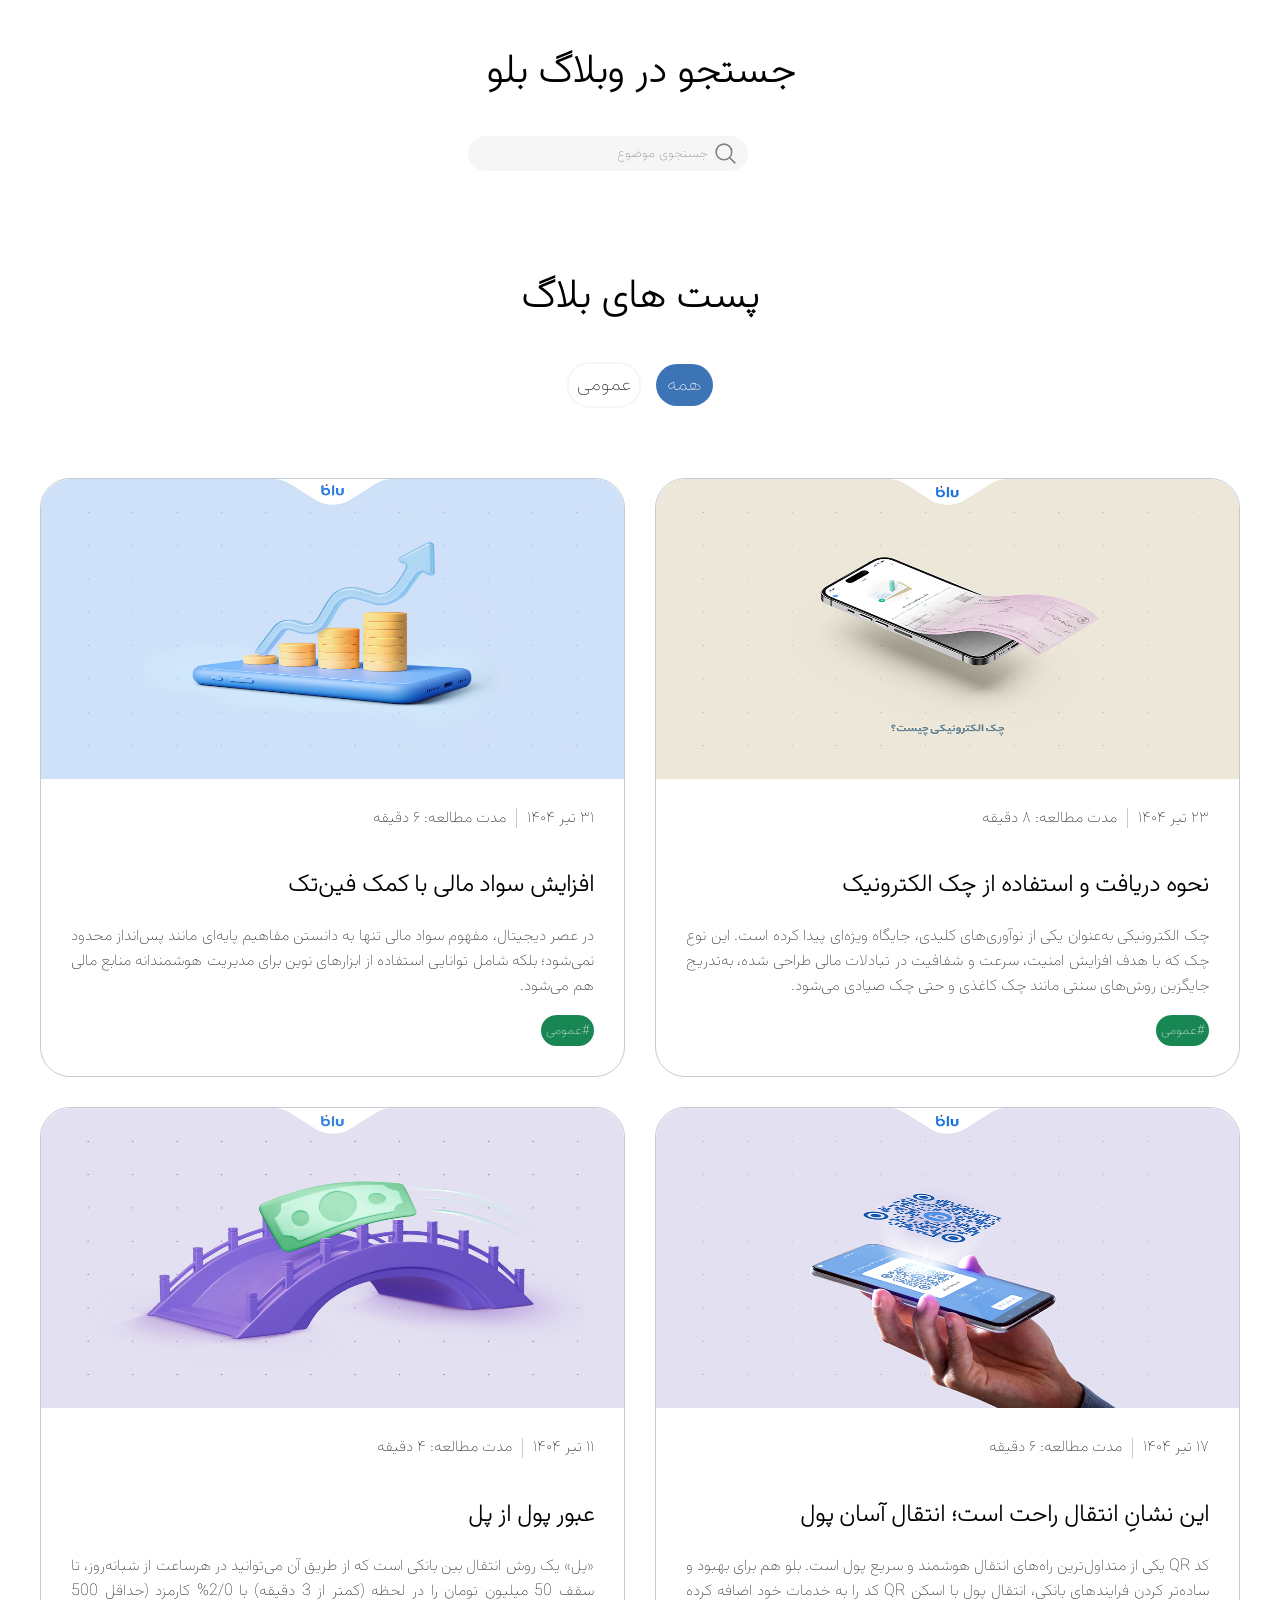
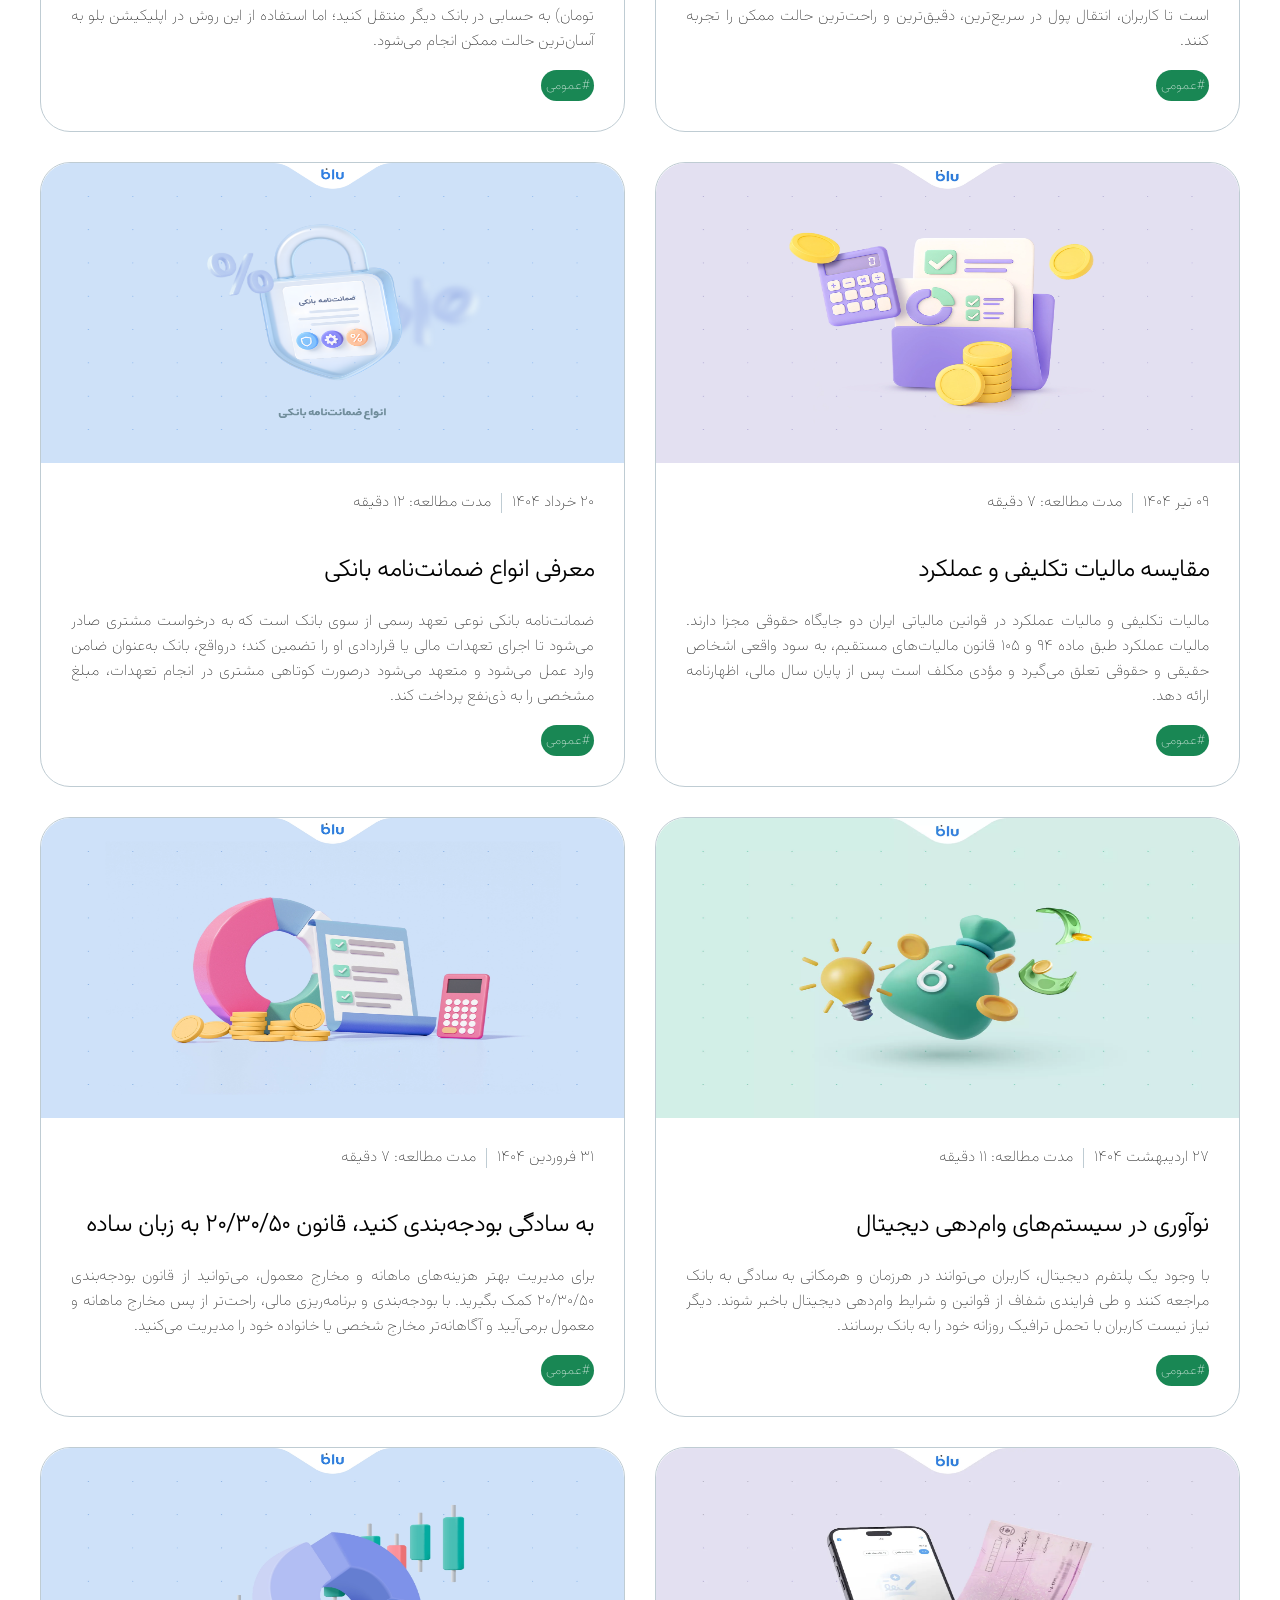
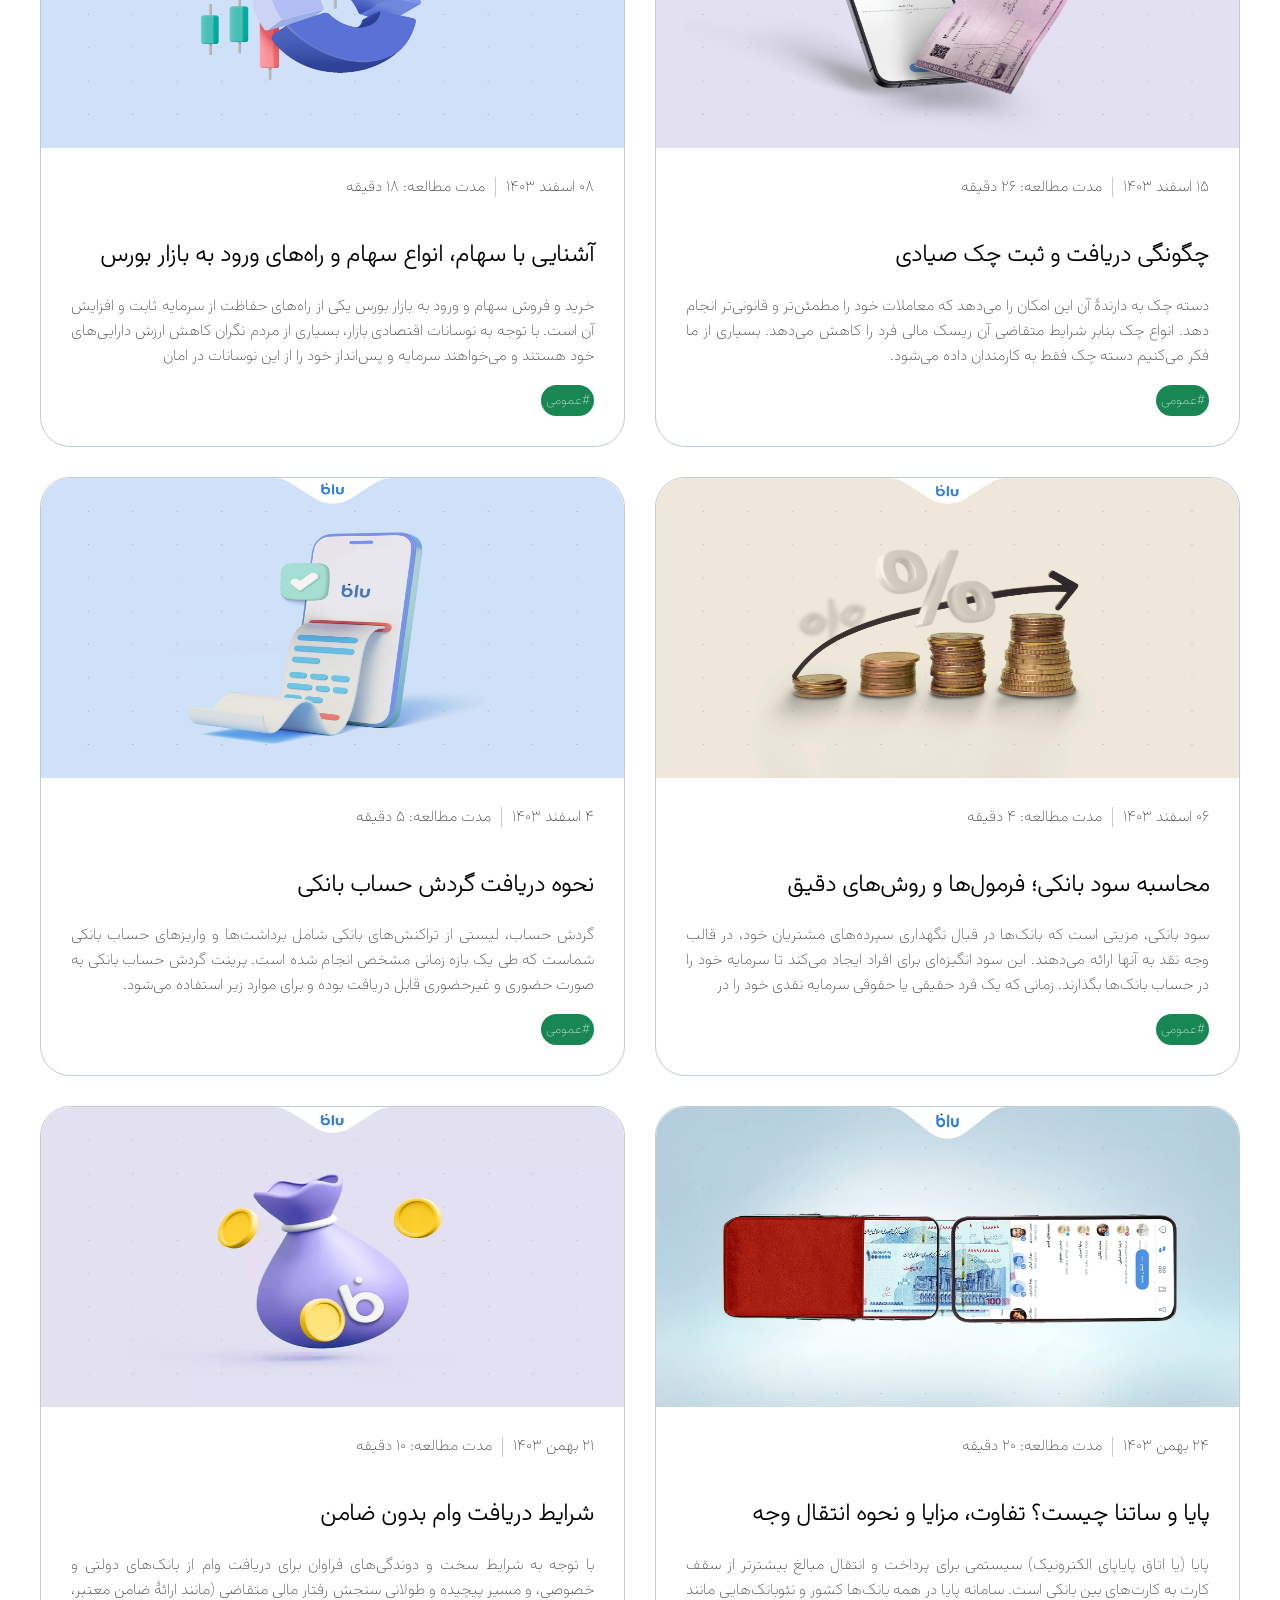
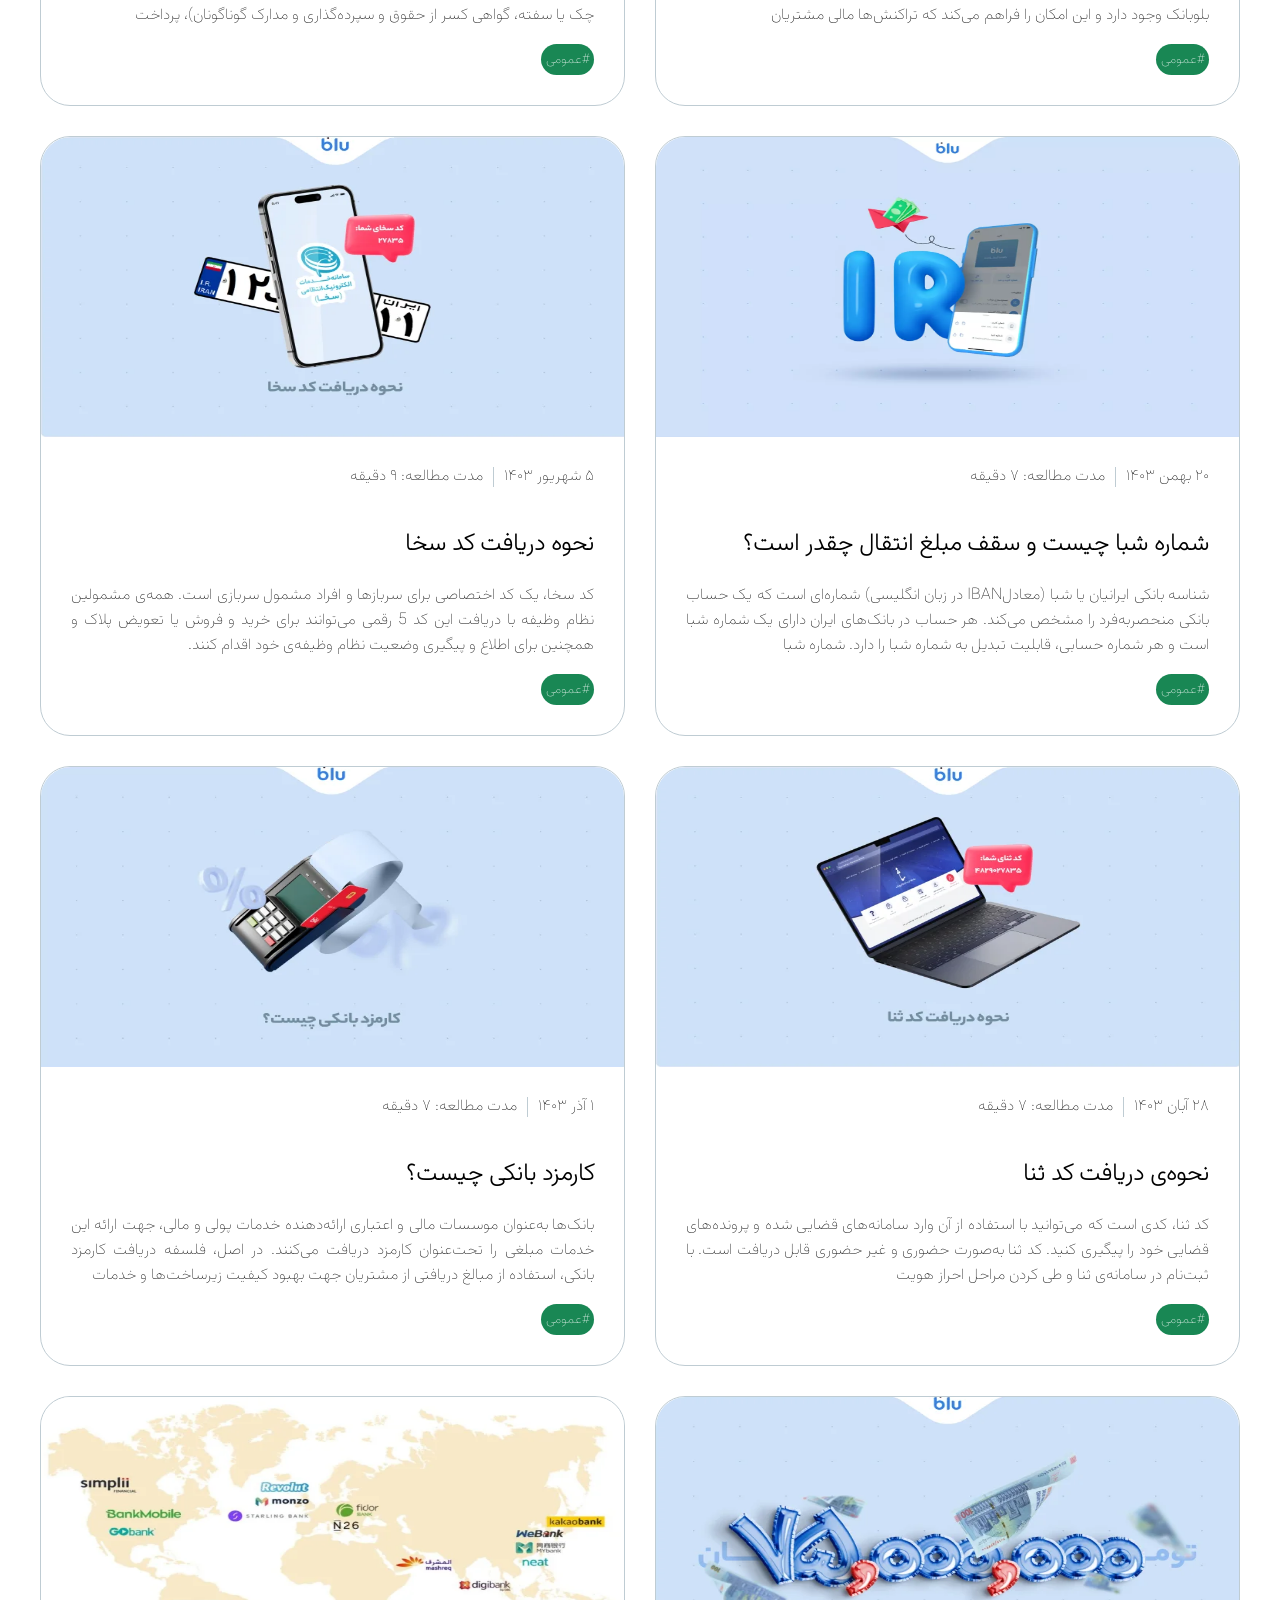
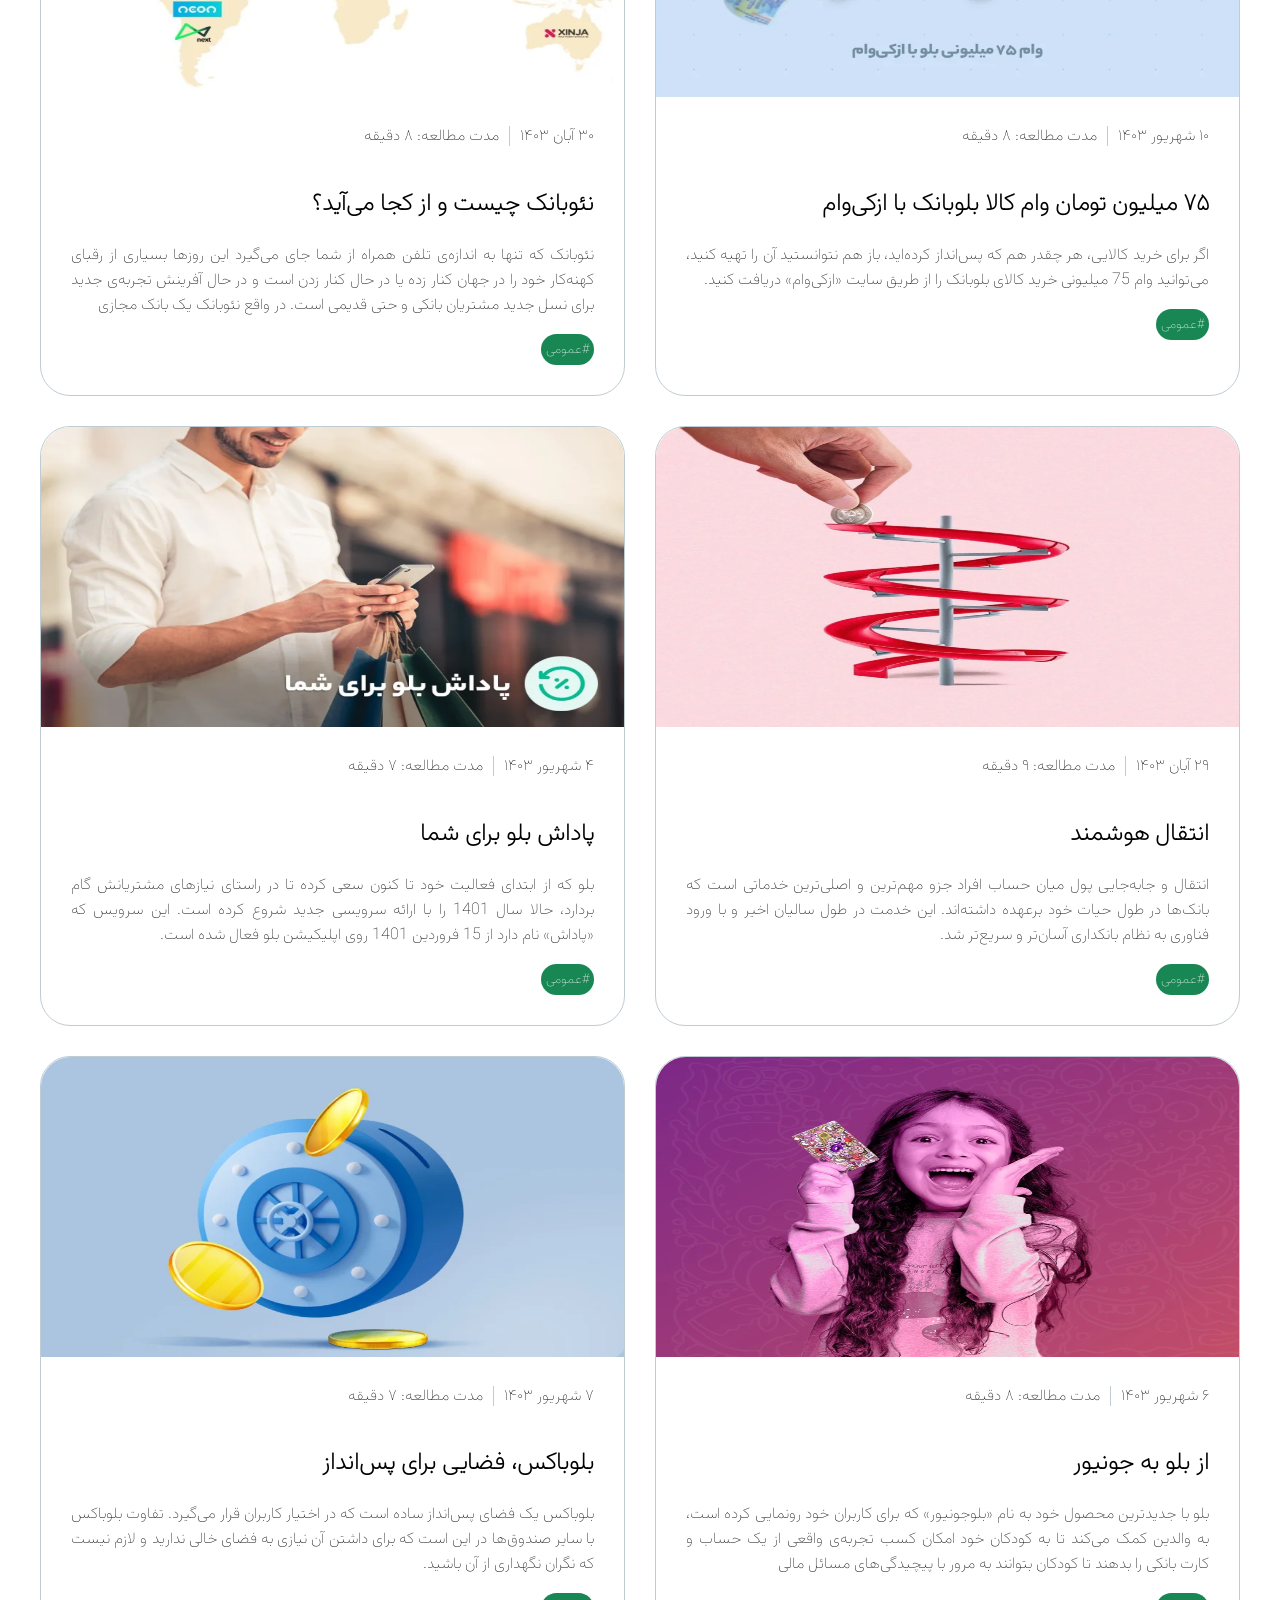
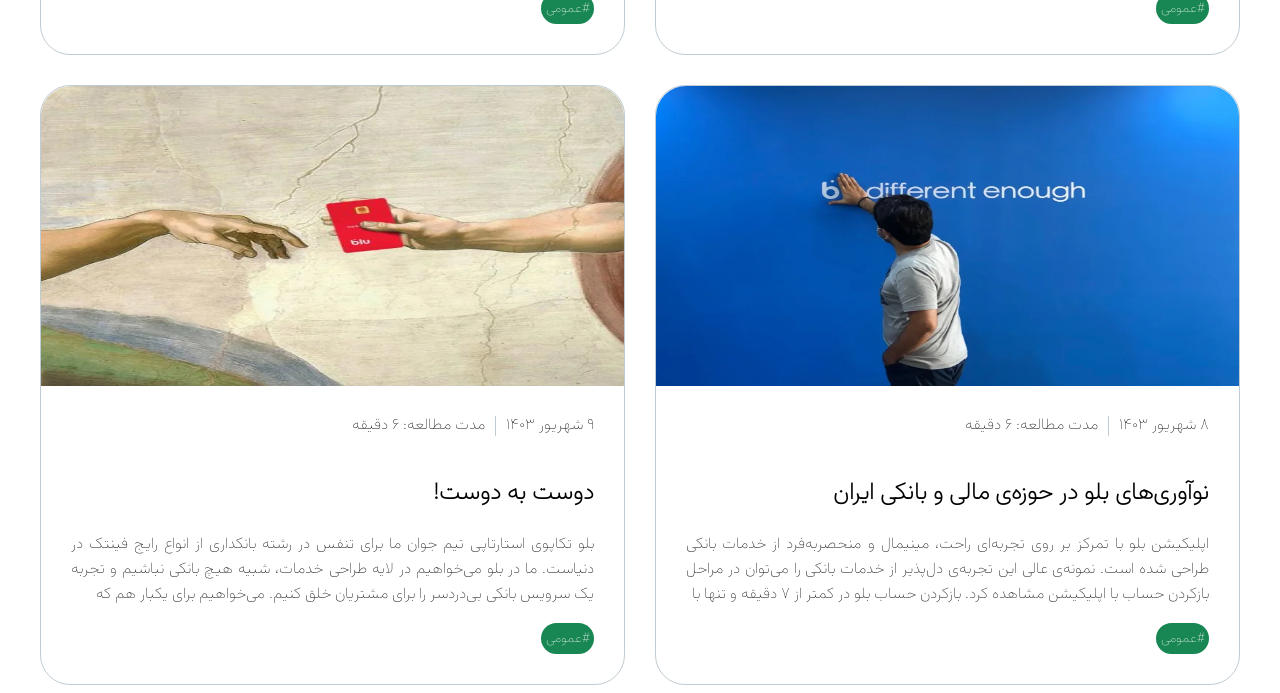
<file: index.html>
<!DOCTYPE html>
<html lang="fa" dir="rtl">

<head>
    <meta charset="UTF-8">
    <meta name="viewport" content="width=device-width, initial-scale=1.0">
    <link rel="shortcut icon" href="./assets/image/icon/blubank.png" type="image/x-icon">
    <title>
        بلاگ بلو بانک
    </title>
    <link rel="stylesheet" href="./style.css">
</head>

<body>
    <!-- main sections -->
    <main class="container">
        <!-- section 1 -->
        <section class="hero-section ">
            <div class="caption-section ">
                <h1>جستجو در وبلاگ بلو </h1>
                <form class="direction-icon">
                    <div class="svg-icon">
                        <svg xmlns="http://www.w3.org/2000/svg" fill="none" viewBox="0 0 24 24" stroke-width="1.5"
                            stroke="currentColor" class="search-icon">
                            <path stroke-linecap="round" stroke-linejoin="round"
                                d="m21 21-5.197-5.197m0 0A7.5 7.5 0 1 0 5.196 5.196a7.5 7.5 0 0 0 10.607 10.607Z" />
                        </svg>
                    </div>
                    <input placeholder="جستجوی موضوع" type="search" name="search-input" id="search-input"
                        class="search-section">
                </form>
                <h1 class="title-section">پست های بلاگ</h1>
                <div class="caption-button">
                    <a href=""><button class="cbutton-1">همه</button></a>
                    <a href=""><button class="cbutton-2">عمومی</button></a>
                </div>
            </div>
        </section>
        <!-- section 2 -->
        <section class="cards">
            <div class="cards-item">
                <div>
                    <img src="./assets/image/blu-blog-electronic-check.webp" alt="checkbook" class="img-section">
                </div>
                <div class="text-card">
                    <div class="flex-item">
                        <p>۲۳ تیر ۱۴۰۴</p>
                        <div class="line"></div>
                        <p>مدت مطالعه: ۸ دقیقه</p>
                    </div>
                    <h2>نحوه دریافت و استفاده از چک الکترونیک</h2>
                    <p> چک الکترونیکی به‌عنوان یکی از نوآوری‌های کلیدی،
                        جایگاه ویژه‌ای پیدا کرده است.
                        این نوع چک که با هدف افزایش امنیت، سرعت و شفافیت در تبادلات مالی طراحی شده، به‌تدریج جایگزین
                        روش‌های
                        سنتی مانند چک کاغذی و حتی چک صیادی می‌شود.
                    </p>
                    <a href=""><button class="button-card">#عمومی</button></a>
                </div>
            </div>
            <div class="cards-item">
                <div>
                    <img src="./assets/image/blu-blog-increase-profit.webp" alt="increase-profit" class="img-section">
                </div>
                <div class="text-card">
                    <div class="flex-item">
                        <p>۳۱ تیر ۱۴۰۴</p>
                        <div class="line"></div>
                        <p>مدت مطالعه: ۶ دقیقه</p>
                    </div>
                    <h2>افزایش سواد مالی با کمک فین‌تک</h2>
                    <p>
                        در عصر دیجیتال، مفهوم سواد مالی تنها به دانستن مفاهیم پایه‌ای مانند پس‌انداز محدود نمی‌شود؛ بلکه
                        شامل توانایی استفاده از ابزارهای نوین برای مدیریت هوشمندانه منابع مالی هم می‌شود.
                    </p>
                    <a href=""><button class="button-card">#عمومی</button></a>
                </div>
            </div>
            <div class="cards-item">
                <div>
                    <img src="./assets/image/blu-blog-QR.webp" alt="QR" class="img-section">
                </div>
                <div class="text-card">
                    <div class="flex-item">
                        <p>۱۷ تیر ۱۴۰۴</p>
                        <div class="line"></div>
                        <p> مدت مطالعه: ۶ دقیقه </p>
                    </div>
                    <h2>
                        این نشانِ انتقال راحت است؛
                        انتقال آسان پول
                    </h2>
                    <p>
                        کد QR یکی از متداول‌ترین راه‌های انتقال هوشمند و سریع پول است. بلو هم برای بهبود و ساده‌تر کردن
                        فرایندهای بانکی، انتقال پول با اسکن QR کد را به خدمات خود اضافه کرده است تا کاربران، انتقال پول
                        در سریع‌ترین، دقیق‌ترین و راحت‌ترین حالت ممکن را تجربه کنند.
                    </p>

                    <a href=""><button class="button-card">#عمومی</button></a>
                </div>
            </div>
            <div class="cards-item">
                <div>
                    <img src="./assets/image/blu-blog-transaction-b.webp" alt="transaction-b" class="img-section">
                </div>
                <div class="text-card">
                    <div class="flex-item">
                        <p>۱۱ تیر ۱۴۰۴ </p>
                        <div class="line"></div>
                        <p>مدت مطالعه: ۴ دقیقه</p>
                    </div>
                    <h2>
                        عبور پول از پل
                    </h2>
                    <p>
                        «پل» یک روش انتقال بین بانکی است که از طریق آن می‌توانید در هرساعت از شبانه‌روز، تا سقف 50
                        میلیون
                        تومان را در لحظه (کمتر از 3 دقیقه) با 2/0% کارمزد (حداقل 500 تومان) به حسابی در بانک دیگر منتقل
                        کنید؛ اما استفاده از این روش در اپلیکیشن بلو به آسان‌ترین حالت ممکن انجام می‌شود.
                    </p>
                    <a href=""><button class="button-card">#عمومی</button></a>
                </div>
            </div>
            <div class="cards-item">
                <div>
                    <img src="./assets/image/blu-blog-tax.webp" alt="tax" class="img-section">
                </div>
                <div class="text-card">
                    <div class="flex-item">
                        <p>۰۹ تیر ۱۴۰۴</p>
                        <div class="line"></div>
                        <p>مدت مطالعه: ۷ دقیقه</p>
                    </div>
                    <h2>
                        مقایسه مالیات تکلیفی و عملکرد
                    </h2>
                    <p>
                        مالیات تکلیفی و مالیات عملکرد در قوانین مالیاتی ایران دو جایگاه حقوقی مجزا دارند. مالیات عملکرد
                        طبق ماده ۹۴ و ۱۰۵ قانون مالیات‌های مستقیم، به سود واقعی اشخاص حقیقی و حقوقی تعلق می‌گیرد و مؤدی
                        مکلف است پس از پایان سال مالی، اظهارنامه ارائه دهد.
                    </p>
                    <a href=""><button class="button-card">#عمومی</button></a>
                </div>
            </div>
            <div class="cards-item">
                <div>
                    <img src="./assets/image/blu-blog-bank-guarantee.webp" alt="guarantee" class="img-section">
                </div>
                <div class="text-card">
                    <div class="flex-item">
                        <p> ۲۰ خرداد ۱۴۰۴ </p>
                        <div class="line"></div>
                        <p> مدت مطالعه: ۱۲ دقیقه </p>
                    </div>
                    <h2>
                        معرفی انواع ضمانت‌نامه بانکی
                    </h2>
                    <p>
                        ضمانت‌‌نامه بانکی نوعی تعهد رسمی از سوی بانک است که به درخواست مشتری صادر می‌شود تا اجرای تعهدات
                        مالی یا قراردادی او را تضمین کند؛ درواقع، بانک به‌عنوان ضامن وارد عمل می‌شود و متعهد می‌شود
                        درصورت کوتاهی مشتری در انجام تعهدات، مبلغ مشخصی را به ذی‌نفع پرداخت کند.
                    </p>
                    <a href=""><button class="button-card">#عمومی</button></a>
                </div>
            </div>
            <div class="cards-item">
                <div>
                    <img src="./assets/image/blu-blog-digital-loan.webp" alt="digital-loan" class="img-section">
                </div>
                <div class="text-card">
                    <div class="flex-item">
                        <p>۲۷ اردیبهشت ۱۴۰۴ </p>
                        <div class="line"></div>
                        <p> مدت مطالعه: ۱۱ دقیقه </p>
                    </div>
                    <h2>
                        نوآوری در سیستم‌های وام‌دهی دیجیتال
                    </h2>
                    <p>
                        با وجود یک پلتفرم دیجیتال، کاربران می‌توانند در هرزمان و هرمکانی به سادگی به بانک مراجعه کنند و
                        طی فرایندی شفاف از قوانین و شرایط وام‌دهی دیجیتال باخبر شوند. دیگر نیاز نیست کاربران با تحمل
                        ترافیک روزانه خود را به بانک برسانند.
                    </p>
                    <a href=""><button class="button-card">#عمومی</button></a>
                </div>
            </div>
            <div class="cards-item">
                <div>
                    <img src="./assets/image/blu-blog-budget.webp" alt="budget" class="img-section">
                </div>
                <div class="text-card">
                    <div class="flex-item">
                        <p>۳۱ فروردین ۱۴۰۴ </p>
                        <div class="line"></div>
                        <p>مدت مطالعه: ۷ دقیقه </p>
                    </div>
                    <h2>
                        به سادگی بودجه‌بندی کنید، قانون ۲۰/۳۰/۵۰ به زبان ساده
                    </h2>
                    <p>
                        برای مدیریت بهتر هزینه‌های ماهانه و مخارج معمول، می‌توانید از قانون بودجه‌بندی ۲۰/۳۰/۵۰ کمک
                        بگیرید. با بودجه‌بندی و برنامه‌ریزی مالی، راحت‌تر از پس مخارج ماهانه و معمول برمی‌آیید و
                        آگاهانه‌تر مخارج شخصی یا خانواده خود را مدیریت می‌کنید.
                    </p>
                    <a href=""><button class="button-card">#عمومی</button></a>
                </div>
            </div>
            <div class="cards-item">
                <div>
                    <img src="./assets/image/blu-blog-check.webp" alt="check" class="img-section">
                </div>
                <div class="text-card">
                    <div class="flex-item">
                        <p>۱۵ اسفند ۱۴۰۳</p>
                        <div class="line"></div>
                        <p> مدت مطالعه: ۲۶ دقیقه </p>
                    </div>
                    <h2>
                        چگونگی دریافت و ثبت چک صیادی
                    </h2>
                    <p>
                        دسته چک به دارندۀ آن این امکان را می‌دهد که معاملات خود را مطمئن‌تر و قانونی‌تر انجام دهد. انواع
                        چک بنابر شرایط متقاضی آن ریسک مالی فرد را کاهش می‌دهد. بسیاری از ما فکر می‌کنیم دسته چک فقط به
                        کارمندان داده می‌شود.
                    </p>
                    <a href=""><button class="button-card">#عمومی</button></a>
                </div>
            </div>

            <div class="cards-item">
                <div>
                    <img src="./assets/image/blu-blog-stocks.webp" alt="stocks" class="img-section">
                </div>
                <div class="text-card">
                    <div class="flex-item">
                        <p>۰۸ اسفند ۱۴۰۳</p>
                        <div class="line"></div>
                        <p>مدت مطالعه: ۱۸ دقیقه </p>
                    </div>
                    <h2>
                        آشنایی با سهام، انواع سهام و راه‌های ورود به بازار بورس
                    </h2>
                    <p>
                        خرید و فروش سهام و ورود به بازار بورس یکی از راه‌های حفاظت از سرمایه ثابت و افزایش آن است. با
                        توجه به نوسانات اقتصادی بازار، بسیاری از مردم نگران کاهش ارزش دارایی‌های خود هستند و می‌خواهند
                        سرمایه و پس‌انداز خود را از این نوسانات در امان
                    </p>
                    <a href=""><button class="button-card">#عمومی</button></a>
                </div>
            </div>
            <div class="cards-item">
                <div>
                    <img src="./assets/image/blu-blog-bank-interest.webp" alt="bank-interest" class="img-section">
                </div>
                <div class="text-card">
                    <div class="flex-item">
                        <p>۰۶ اسفند ۱۴۰۳</p>
                        <div class="line"></div>
                        <p>مدت مطالعه: ۴ دقیقه</p>
                    </div>
                    <h2>
                        محاسبه سود بانکی؛ فرمول‌ها و روش‌های دقیق
                    </h2>
                    <p>
                        سود بانکی، مزیتی است که بانک‌ها در قبال نگهداری سپرده‌های مشتریان خود، در قالب وجه نقد به آنها
                        ارائه می‌دهند. این سود انگیزه‌ای برای افراد ایجاد می‌کند تا سرمایه خود را در حساب بانک‌ها
                        بگذارند. زمانی که یک فرد حقیقی یا حقوقی سرمایه نقدی خود را در
                    </p>
                    <a href=""><button class="button-card">#عمومی</button></a>
                </div>
            </div>
            <div class="cards-item">
                <div>
                    <img src="./assets/image/blu-blog-account-turnover.webp" alt="account-turnover" class="img-section">
                </div>
                <div class="text-card">
                    <div class="flex-item">
                        <p>۴ اسفند ۱۴۰۳</p>
                        <div class="line"></div>
                        <p>مدت مطالعه: ۵ دقیقه</p>
                    </div>
                    <h2>
                        نحوه دریافت گردش حساب بانکی
                    </h2>
                    <p>
                        گردش حساب، لیستی از تراکنش‌های بانکی شامل برداشت‌ها و واریزهای حساب بانکی شماست که طی یک بازه
                        زمانی مشخص انجام شده است. پرینت گردش حساب بانکی به صورت حضوری و غیرحضوری قابل دریافت بوده و برای
                        موارد زیر استفاده می‌شود.
                    </p>
                    <a href=""><button class="button-card">#عمومی</button></a>
                </div>
            </div>
            <div class="cards-item">
                <div>
                    <img src="./assets/image/blu-blog-paya-and-satna.webp" alt="paya-and-satna" class="img-section">
                </div>
                <div class="text-card">
                    <div class="flex-item">
                        <p>۲۴ بهمن ۱۴۰۳ </p>
                        <div class="line"></div>
                        <p>مدت مطالعه: ۲۰ دقیقه</p>
                    </div>
                    <h2>
                        پایا و ساتنا چیست؟ تفاوت، مزایا و نحوه انتقال وجه
                    </h2>
                    <p>
                        پایا (یا اتاق پایاپای الکترونیک) سیستمی برای پرداخت و انتقال مبالغ بیشترتر از سقف کارت‌ به
                        کارت‌های بین بانکی است. سامانه پایا در همه بانک‌ها کشور و نئوبانک‌هایی مانند بلوبانک وجود دارد و
                        این امکان را فراهم می‌کند که تراکنش‌ها مالی مشتریان
                    </p>
                    <a href=""><button class="button-card">#عمومی</button></a>
                </div>
            </div>
            <div class="cards-item">
                <div>
                    <img src="./assets/image/blu-bolg-loan-without-guarantor.webp" alt="loan-without-guarantor" class="img-section">
                </div>
                <div class="text-card">
                    <div class="flex-item">
                        <p>۲۱ بهمن ۱۴۰۳</p>
                        <div class="line"></div>
                        <p>مدت مطالعه: ۱۰ دقیقه</p>
                    </div>
                    <h2>
                        شرایط دریافت وام بدون ضامن
                    </h2>
                    <p>
                        با توجه به شرایط سخت و دوندگی‌های فراوان برای دریافت وام از بانک‌های دولتی و خصوصی، و مسیر
                        پیچیده و طولانی سنجش رفتار مالی متقاضی (مانند ارائۀ ضامن معتبر، چک یا سفته، گواهی کسر از حقوق و
                        سپرده‌گذاری و مدارک گوناگونان)، پرداخت
                    </p>
                    <a href=""><button class="button-card">#عمومی</button></a>
                </div>
            </div>
            <div class="cards-item">
                <div>
                    <img src="./assets/image/blu-blog-IR.webp" alt="IR" class="img-section">
                </div>
                <div class="text-card">
                    <div class="flex-item">
                        <p>۲۰ بهمن ۱۴۰۳</p>
                        <div class="line"></div>
                        <p> مدت مطالعه: ۷ دقیقه</p>
                    </div>
                    <h2>
                        شماره شبا چیست و سقف مبلغ انتقال چقدر است؟
                    </h2>
                    <p>
                        شناسه بانکی ایرانیان یا شبا (معادلIBAN در زبان انگلیسی) شماره‌ای است که یک حساب بانکی
                        منحصربه‌فرد را مشخص می‌کند. هر حساب در بانک‌های ایران دارای یک شماره شبا است و هر شماره حسابی،
                        قابلیت تبدیل به شماره شبا را دارد. شماره شبا 
                    </p>
                    <a href=""><button class="button-card">#عمومی</button></a>
                </div>
            </div>
            <div class="cards-item">
                <div>
                    <img src="./assets/image/blu-blog-sakha-code.png" alt="sakha-code" class="img-section">
                </div>
                <div class="text-card">
                    <div class="flex-item">
                        <p>۵ شهریور ۱۴۰۳</p>
                        <div class="line"></div>
                        <p>مدت مطالعه: ۹ دقیقه </p>
                    </div>
                    <h2>
                        نحوه‌ دریافت کد سخا
                    </h2>
                    <p>
                        کد سخا، یک کد اختصاصی برای سربازها و افراد مشمول سربازی است. همه‌ی مشمولین نظام وظیفه با دریافت
                        این کد 5 رقمی می‌توانند برای خرید و فروش یا تعویض پلاک و همچنین برای اطلاع و پیگیری وضعیت نظام
                        وظیفه‌ی خود اقدام کنند.
                    </p>
                    <a href=""><button class="button-card">#عمومی</button></a>
                </div>
            </div>
            <div class="cards-item">
                <div>
                    <img src="./assets/image/blu-blog-sana-code.png" alt="sana-code" class="img-section">
                </div>
                <div class="text-card">
                    <div class="flex-item">
                        <p>۲۸ آبان ۱۴۰۳</p>
                        <div class="line"></div>
                        <p>مدت مطالعه: ۷ دقیقه</p>
                    </div>
                    <h2>
                        نحوه‌ی‌ دریافت کد ثنا
                    </h2>
                    <p>
                        کد ثنا، کدی است که می‌توانید با استفاده از آن وارد سامانه‌‌های قضایی شده و پرونده‌های قضایی خود
                        را پیگیری کنید. کد ثنا به‌صورت حضوری و غیر حضوری قابل دریافت است. با ثبت‌نام در سامانه‌ی ثنا و
                        طی کردن مراحل احراز هویت
                    </p>
                    <a href=""><button class="button-card">#عمومی</button></a>
                </div>
            </div>
            <div class="cards-item">
                <div>
                    <img src="./assets/image/blu-blog-bank-fees.png" alt="blog-bank-fees" class="img-section">
                </div>
                <div class="text-card">
                    <div class="flex-item">
                        <p>۱ آذر ۱۴۰۳</p>
                        <div class="line"></div>
                        <p>مدت مطالعه: ۷ دقیقه</p>
                    </div>
                    <h2>
                        کارمزد بانکی چیست؟
                    </h2>
                    <p>
                        بانک‌ها به‌عنوان موسسات مالی و اعتباری ارائه‌دهنده خدمات پولی و مالی، جهت ارائه این خدمات مبلغی
                        را تحت‌عنوان کارمزد دریافت می‌کنند. در اصل، فلسفه دریافت کارمزد بانکی، استفاده از مبالغ دریافتی
                        از مشتریان جهت بهبود کیفیت زیرساخت‌ها و خدمات  
                    </p>
                    <a href=""><button class="button-card">#عمومی</button></a>
                </div>
            </div>
            <div class="cards-item">
                <div>
                    <img src="./assets/image/blo-blog-75m_loan.png" alt="75m_loan" class="img-section">
                </div>
                <div class="text-card">
                    <div class="flex-item">
                        <p>۱۰ شهریور ۱۴۰۳</p>
                        <div class="line"></div>
                        <p>مدت مطالعه: ۸ دقیقه </p>
                    </div>
                    <h2>
                        ۷۵ میلیون تومان وام کالا بلوبانک با ازکی‌وام
                    </h2>
                    <p>
                        اگر برای خرید کالایی، هر چقدر هم که پس‌انداز کرده‌اید، باز هم نتوانستید آن را تهیه کنید،
                        می‌توانید وام 75 میلیونی خرید کالای بلوبانک را از طریق سایت «ازکی‌وام» دریافت کنید.
                    </p>
                    <a href=""><button class="button-card">#عمومی</button></a>
                </div>
            </div>
            <div class="cards-item">
                <div>
                    <img src="./assets/image/blu-blog-neo-bank.webp" alt="neo-bank" class="img-section">
                </div>
                <div class="text-card">
                    <div class="flex-item">
                        <p>۳۰ آبان ۱۴۰۳</p>
                        <div class="line"></div>
                        <p> مدت مطالعه: ۸ دقیقه</p>
                    </div>
                    <h2>
                        نئوبانک چیست و از کجا می‌آید؟
                    </h2>
                    <p>
                        نئوبانک که تنها به اندازه‌ی تلفن همراه از شما جای می‌گیرد این روزها بسیاری از رقبای کهنه‌کار خود
                        را در جهان کنار زده یا در حال کنار زدن است و در حال آفرینش تجربه‌ی جدید برای نسل جدید مشتریان
                        بانکی و حتی قدیمی است. در واقع نئوبانک یک بانک مجازی
                    </p>
                    <a href=""><button class="button-card">#عمومی</button></a>
                </div>
            </div>
            <div class="cards-item">
                <div>
                    <img src="./assets/image/blu-blog-smart-transfer.webp" alt="smart-transfer" class="img-section">
                </div>
                <div class="text-card">
                    <div class="flex-item">
                        <p>۲۹ آبان ۱۴۰۳ </p>
                        <div class="line"></div>
                        <p>مدت مطالعه: ۹ دقیقه</p>
                    </div>
                    <h2>
                        انتقال هوشمند
                    </h2>
                    <p>
                        انتقال و جابه‌جایی پول میان حساب‌ افراد جزو مهم‌ترین و اصلی‌ترین خدماتی است که بانک‌ها در طول
                        حیات خود برعهده داشته‌اند. این خدمت در طول سالیان اخیر و با ورود فناوری به نظام بانکداری آسان‌تر
                        و سریع‌تر شد.
                    </p>
                    <a href=""><button class="button-card">#عمومی</button></a>
                </div>
            </div>
            <div class="cards-item">
                <div>
                    <img src="./assets/image/blu-blog-blu_reward.webp" alt="blu_reward" class="img-section">
                </div>
                <div class="text-card">
                    <div class="flex-item">
                        <p>۴ شهریور ۱۴۰۳ </p>
                        <div class="line"></div>
                        <p>مدت مطالعه: ۷ دقیقه</p>
                    </div>
                    <h2>
                        پاداش بلو برای شما
                    </h2>
                    <p>
                        بلو که از ابتدای فعالیت خود تا کنون سعی کرده تا در راستای نیازهای مشتریانش گام بردارد، حالا سال
                        1401 را با ارائه سرویسی جدید شروع کرده است. این سرویس که «پاداش» نام دارد از 15 فروردین 1401 روی
                        اپلیکیشن بلو فعال شده است.
                    </p>
                    <a href=""><button class="button-card">#عمومی</button></a>
                </div>
            </div>
            <div class="cards-item">
                <div>
                    <img src="./assets/image/blu-blog-blu-junior.webp" alt="blu-junior" class="img-section">
                </div>
                <div class="text-card">
                    <div class="flex-item">
                        <p> ۶ شهریور ۱۴۰۳</p>
                        <div class="line"></div>
                        <p>مدت مطالعه: ۸ دقیقه</p>
                    </div>
                    <h2>
                        از بلو به جونیور
                    </h2>
                    <p>
                        بلو با جدیدترین محصول خود به نام «بلوجونیور» که برای کاربران خود رونمایی کرده است، به والدین کمک
                        می‌کند تا به کودکان خود امکان کسب تجربه‌ی واقعی از یک حساب و کارت بانکی را بدهند تا کودکان
                        بتوانند به مرور با پیچیدگی‌های مسائل مالی  
                    </p>
                    <a href=""><button class="button-card">#عمومی</button></a>
                </div>
            </div>
            <div class="cards-item">
                <div>
                    <img src="./assets/image/blu-blog-blu-box.webp" alt="blu-box" class="img-section">
                </div>
                <div class="text-card">
                    <div class="flex-item">
                        <p>۷ شهریور ۱۴۰۳ </p>
                        <div class="line"></div>
                        <p>مدت مطالعه: ۷ دقیقه</p>
                    </div>
                    <h2>
                        بلوباکس، فضایی برای پس‌انداز
                    </h2>
                    <p>
                        بلوباکس یک فضای پس‌انداز ساده است که در اختیار کاربران قرار می‌گیرد. تفاوت بلوباکس با سایر
                        صندوق‌ها در این است که برای داشتن آن نیازی به فضای خالی ندارید و لازم نیست که نگران نگهداری از
                        آن باشید.
                    </p>
                    <a href=""><button class="button-card">#عمومی</button></a>
                </div>
            </div>
            <div class="cards-item">
                <div>
                    <img src="./assets/image/blu-blog-different-enough.webp" alt="different-enough" class="img-section">
                </div>
                <div class="text-card">
                    <div class="flex-item">
                        <p>۸ شهریور ۱۴۰۳ </p>
                        <div class="line"></div>
                        <p>مدت مطالعه: ۶ دقیقه</p>
                    </div>
                    <h2>
                        نوآوری‌های بلو در حوزه‌ی مالی و بانکی ایران
                    </h2>
                    <p>
                        اپلیکیشن بلو با تمرکز بر روی تجربه‌ای راحت، مینیمال و منحصربه‌فرد از خدمات بانکی طراحی شده است.
                        نمونه‌ی عالی این تجربه‌ی دل‌پذیر از خدمات بانکی را می‌توان در مراحل بازکردن حساب با اپلیکیشن
                        مشاهده کرد. بازکردن حساب بلو در کمتر از ۷ دقیقه و تنها با  
                    </p>
                    <a href=""><button class="button-card">#عمومی</button></a>
                </div>
            </div>
            <div class="cards-item">
                <div>
                    <img src="./assets/image/blu-blog-friend_to_friend.webp" alt="friend_to_friend" class="img-section">
                </div>
                <div class="text-card">
                    <div class="flex-item">
                        <p>۹ شهریور ۱۴۰۳ </p>
                        <div class="line"></div>
                        <p>مدت مطالعه: ۶ دقیقه</p>
                    </div>
                    <h2>
                        دوست ‌به ‌دوست!
                    </h2>
                    <p>
                        بلو تکاپوی استارتاپی تیم جوان ما برای تنفس در رشته بانکداری از انواع رایج فینتک در دنیاست. ما در
                        بلو می‌خواهیم در لایه طراحی خدمات، شبیه هیچ بانکی نباشیم و تجربه یک سرویس بانکی بی‌دردسر را برای
                        مشتریان خلق کنیم. می‌خواهیم برای یکبار هم که 
                    </p>
                    <a href=""><button class="button-card">#عمومی</button></a>
                </div>
            </div>
        </section>
    </main>
</body>

</html>
</file>
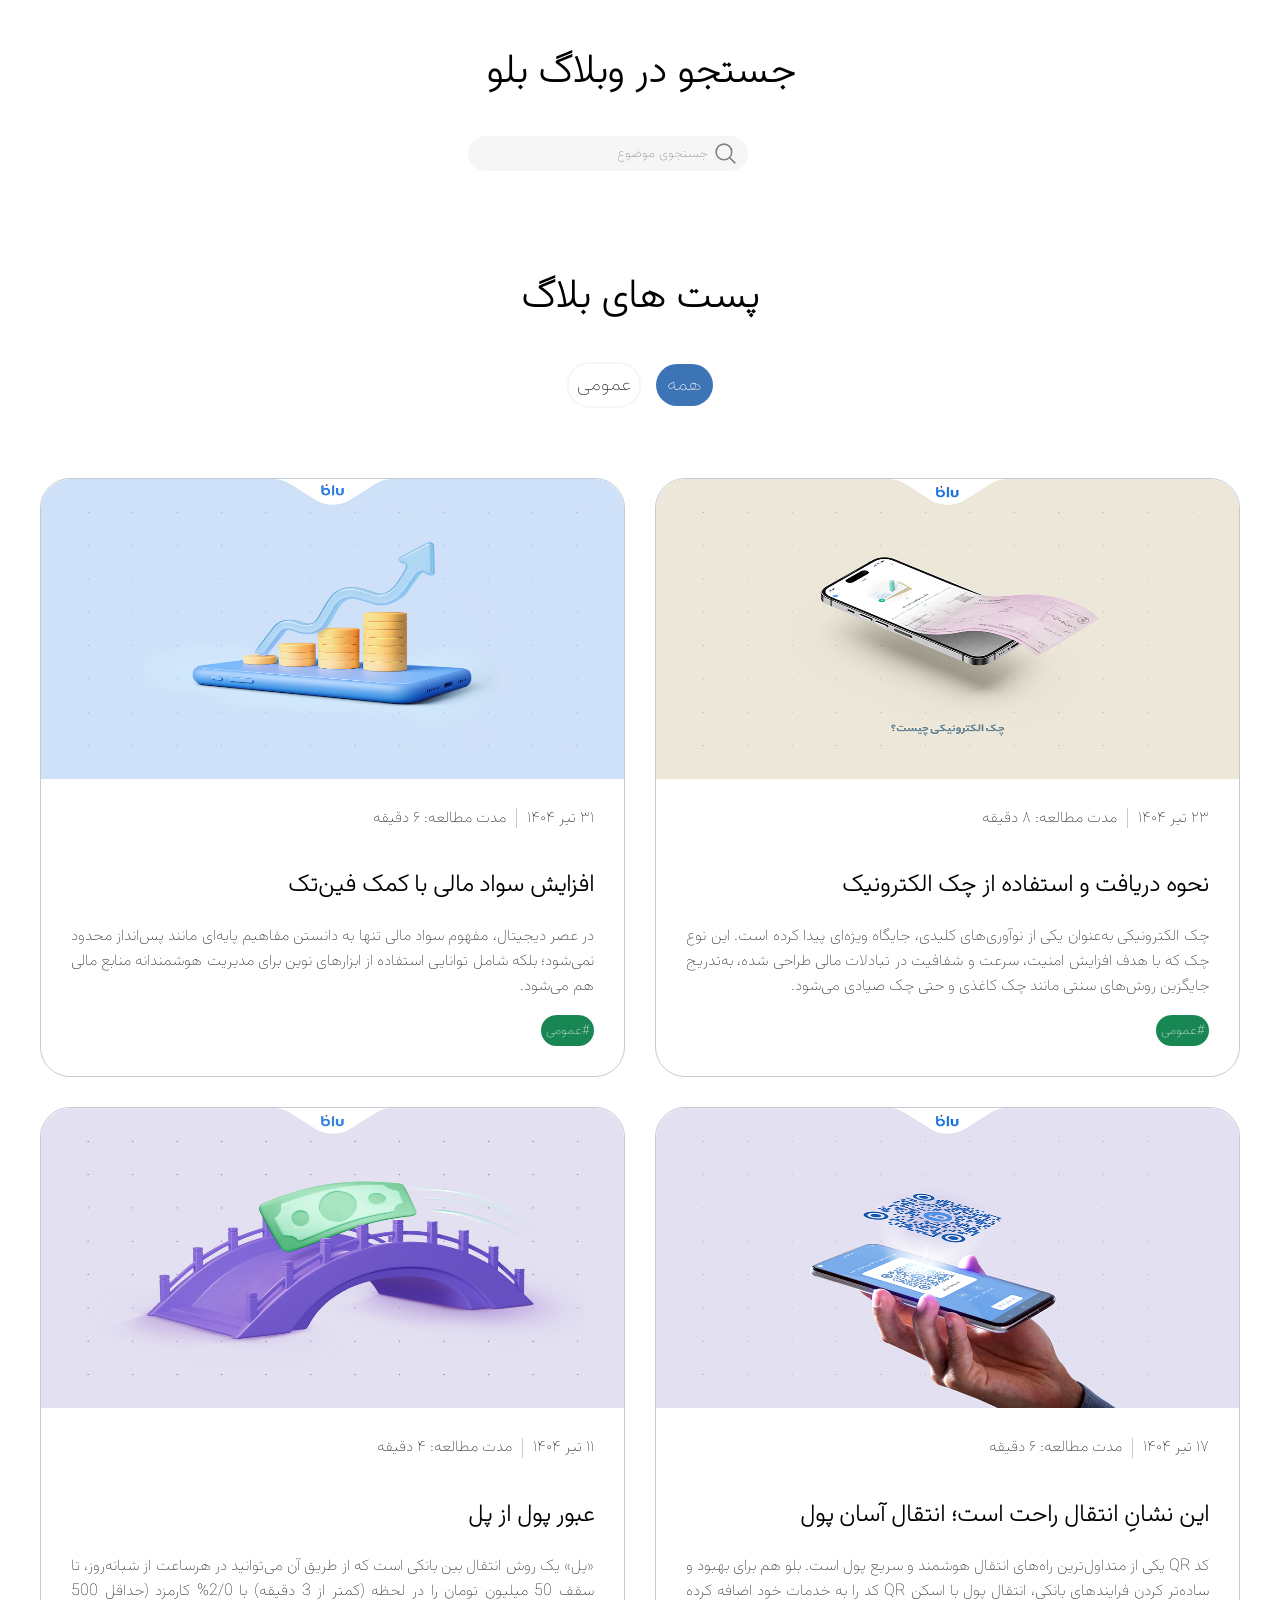
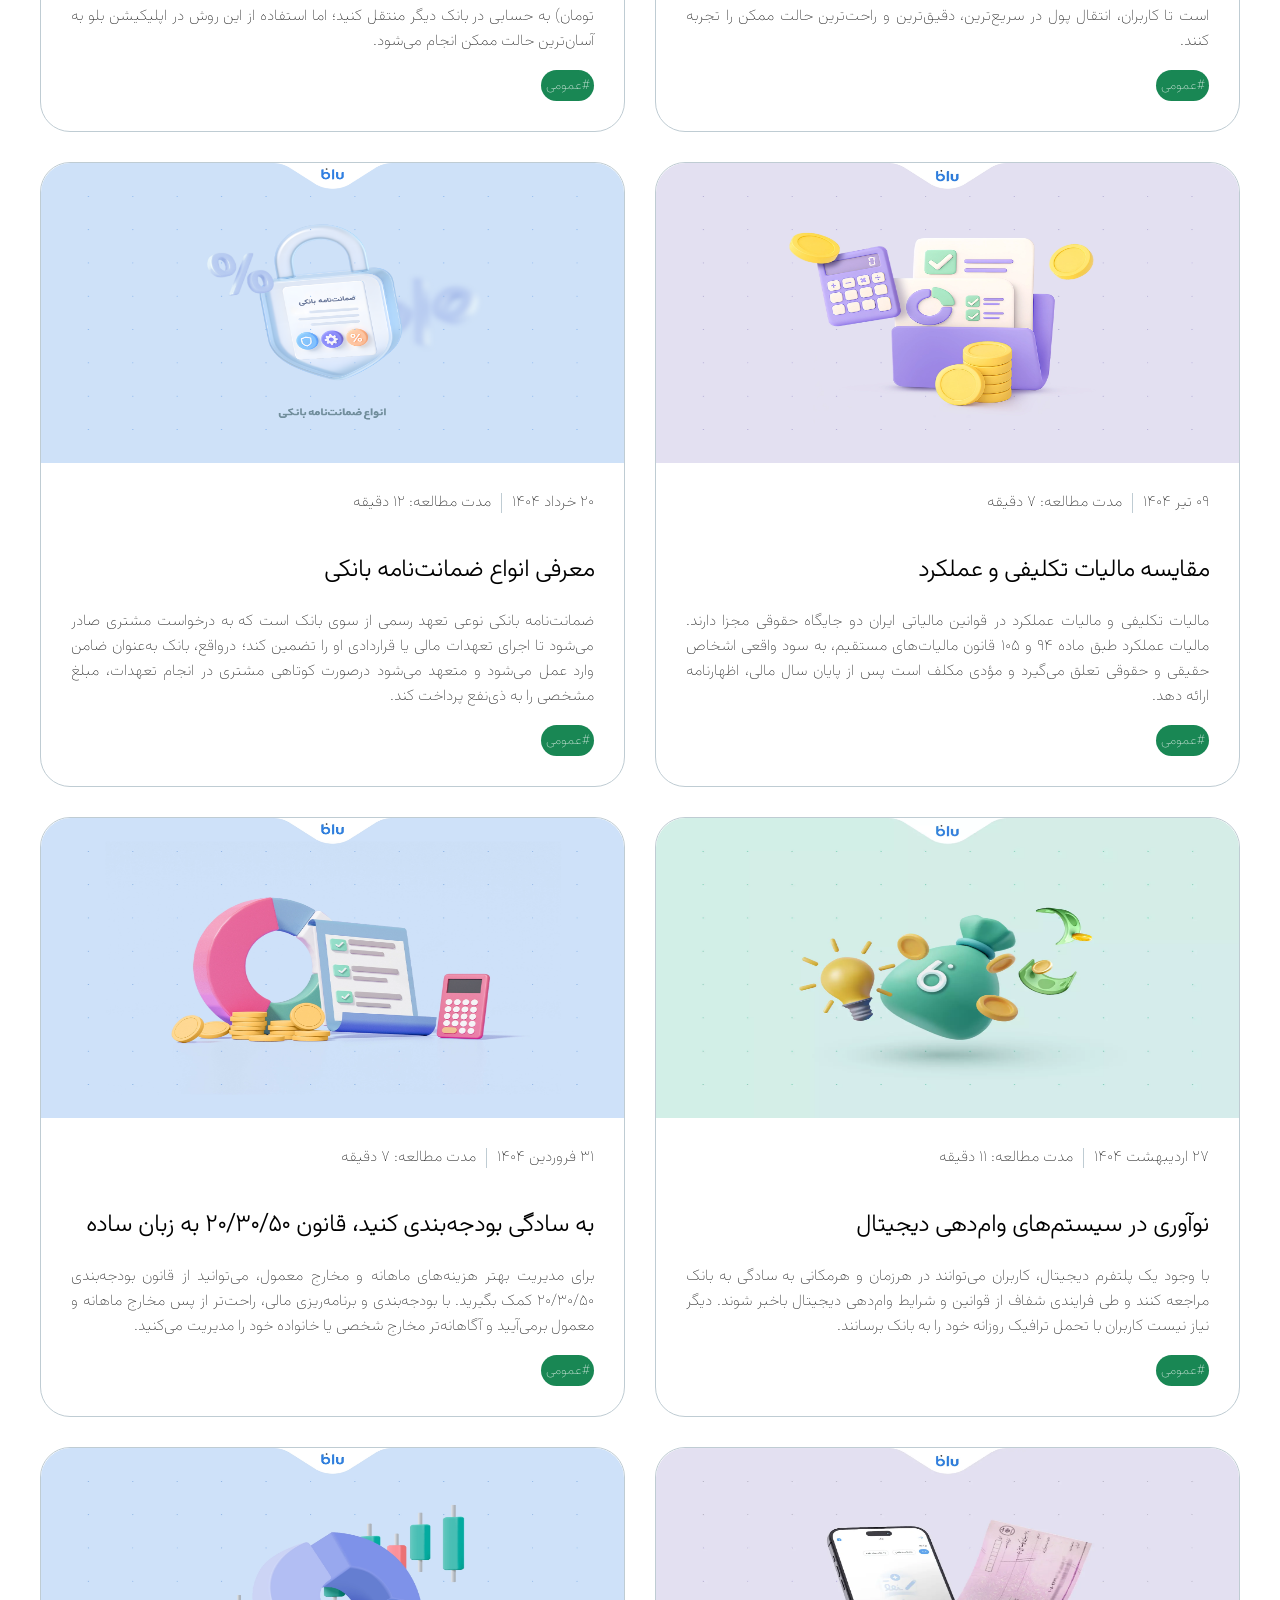
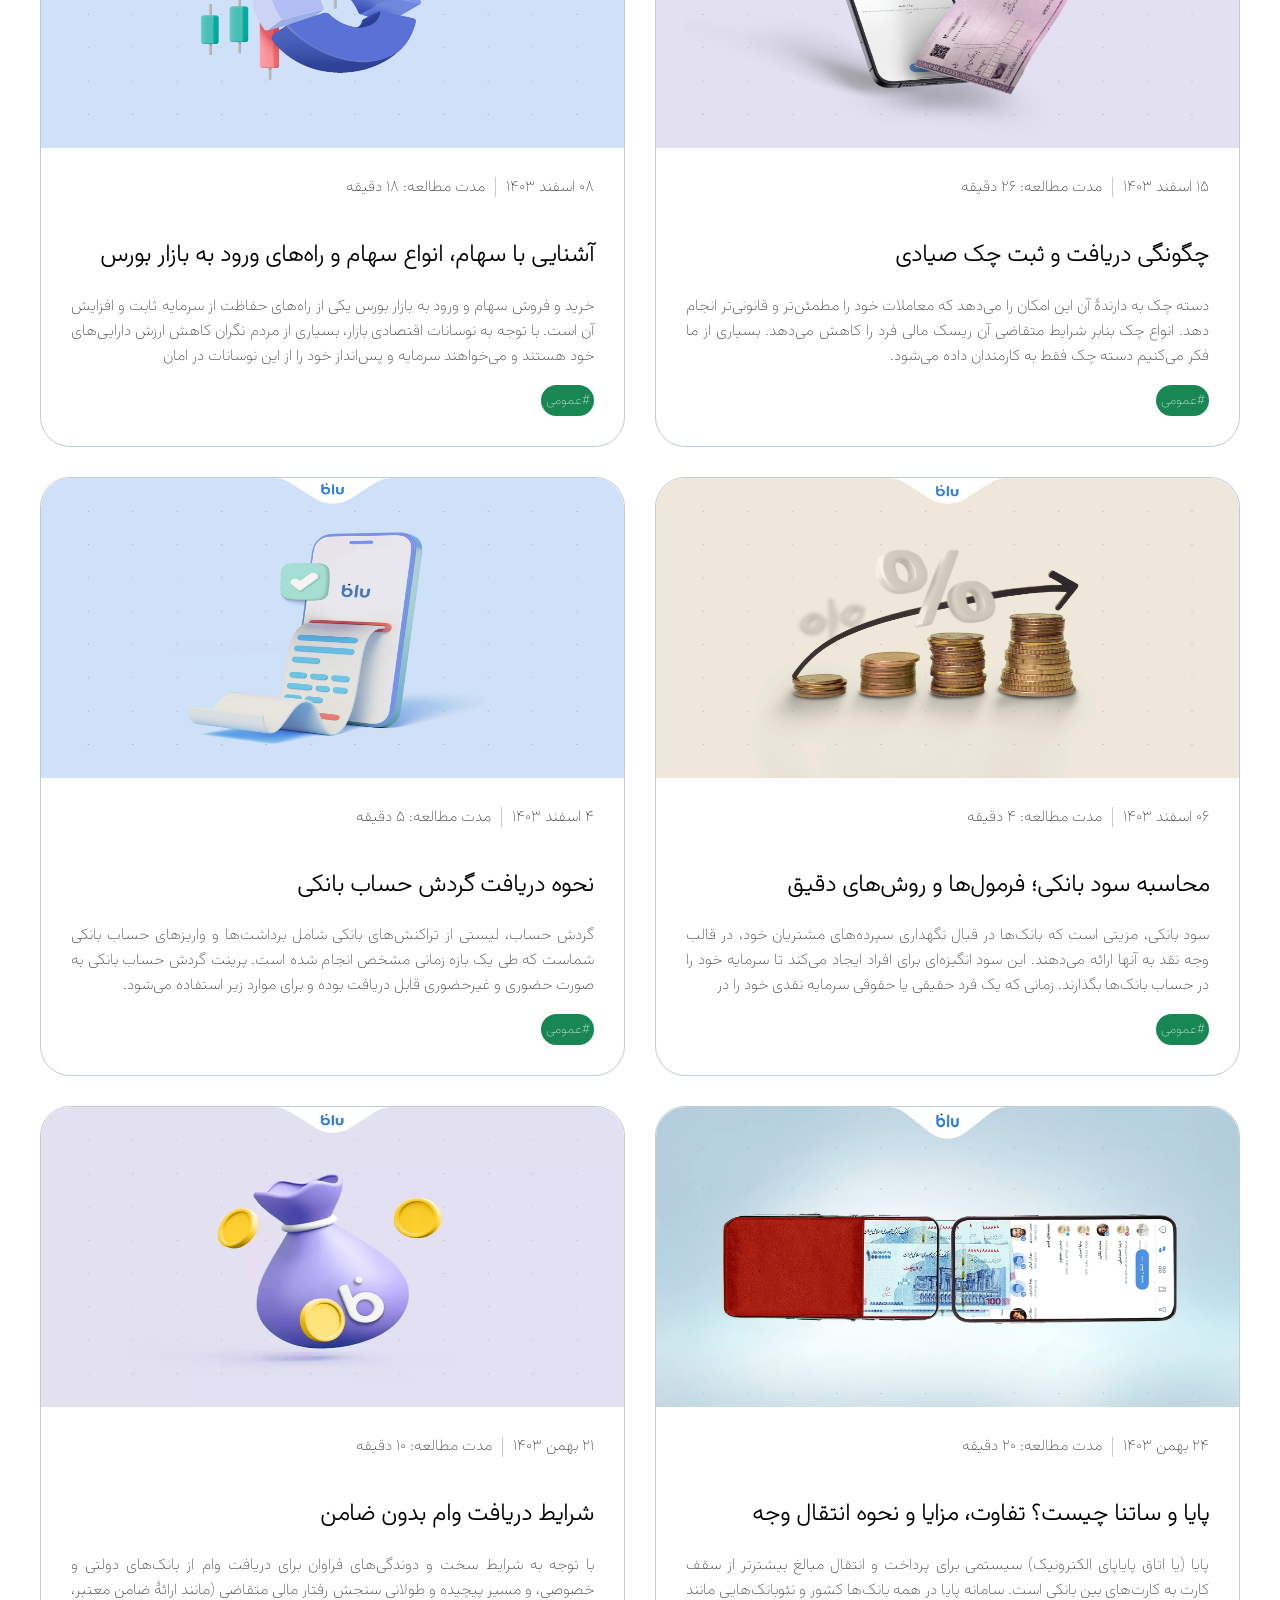
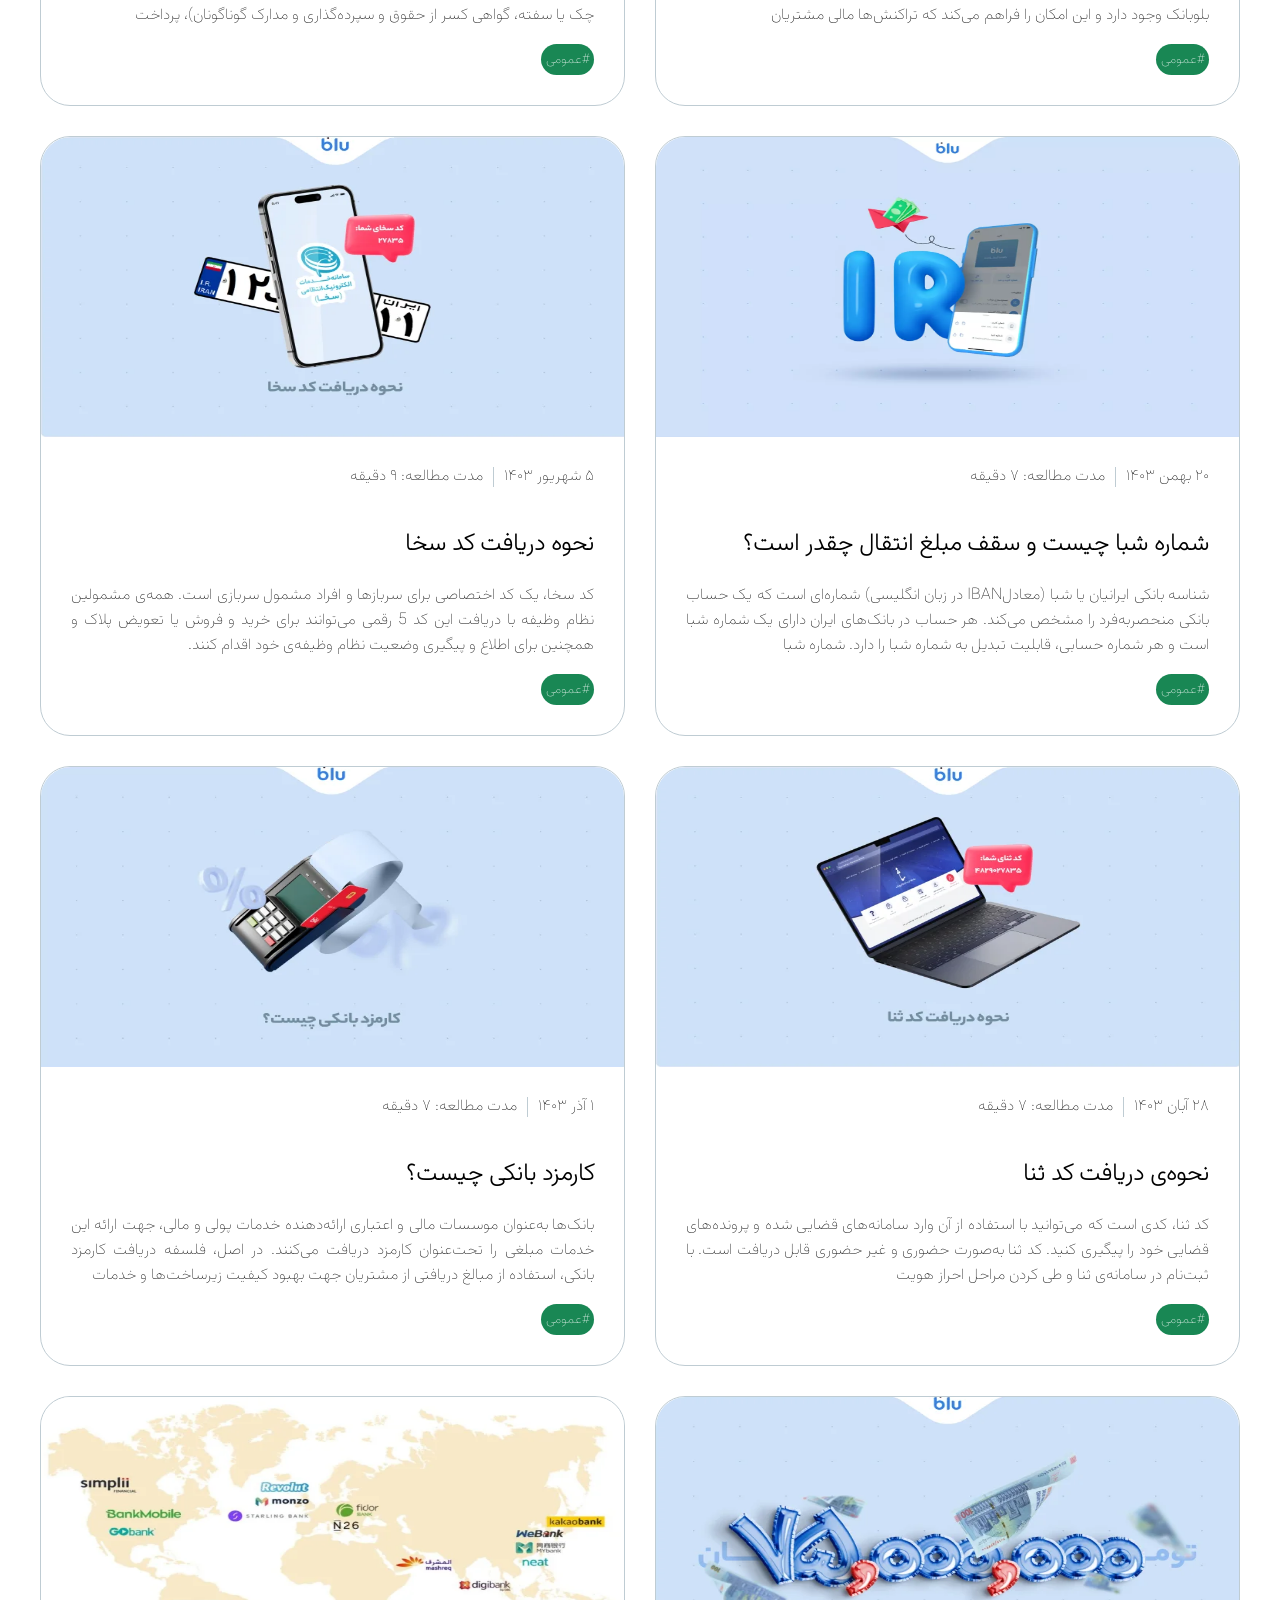
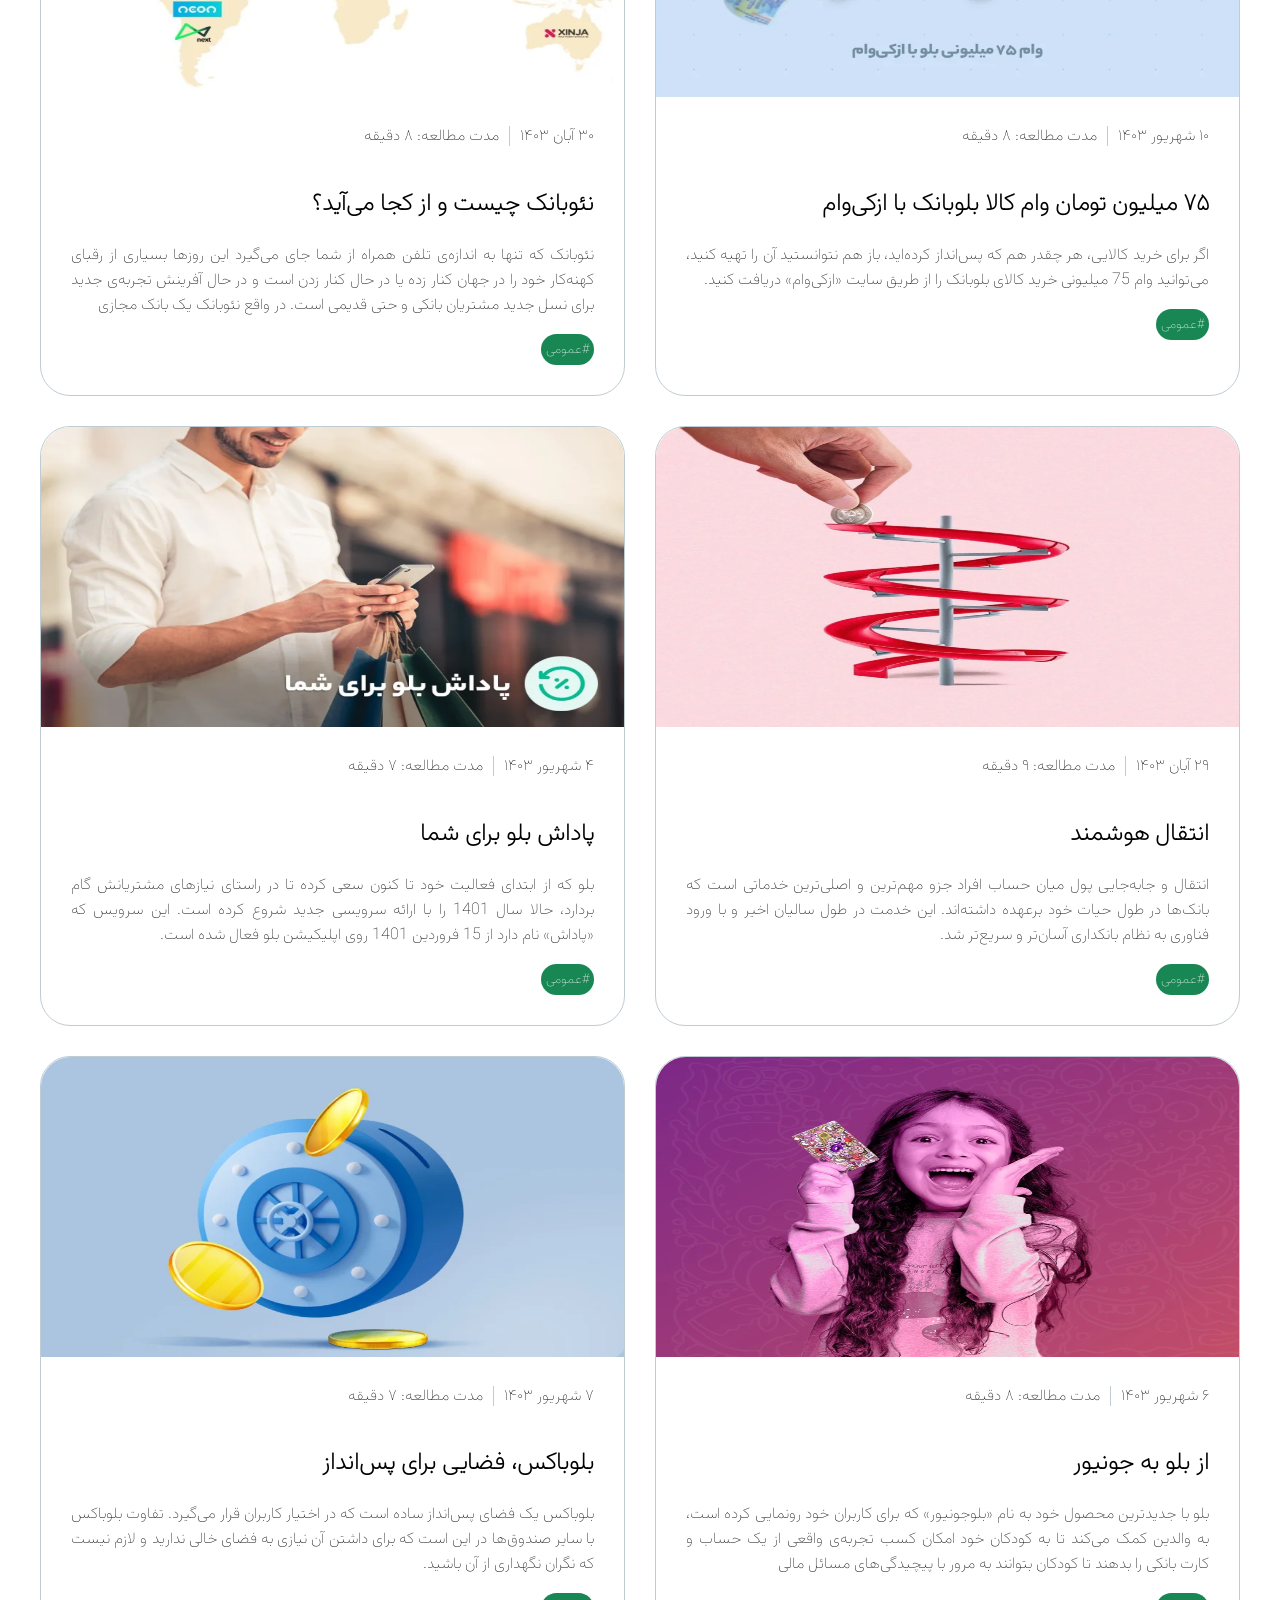
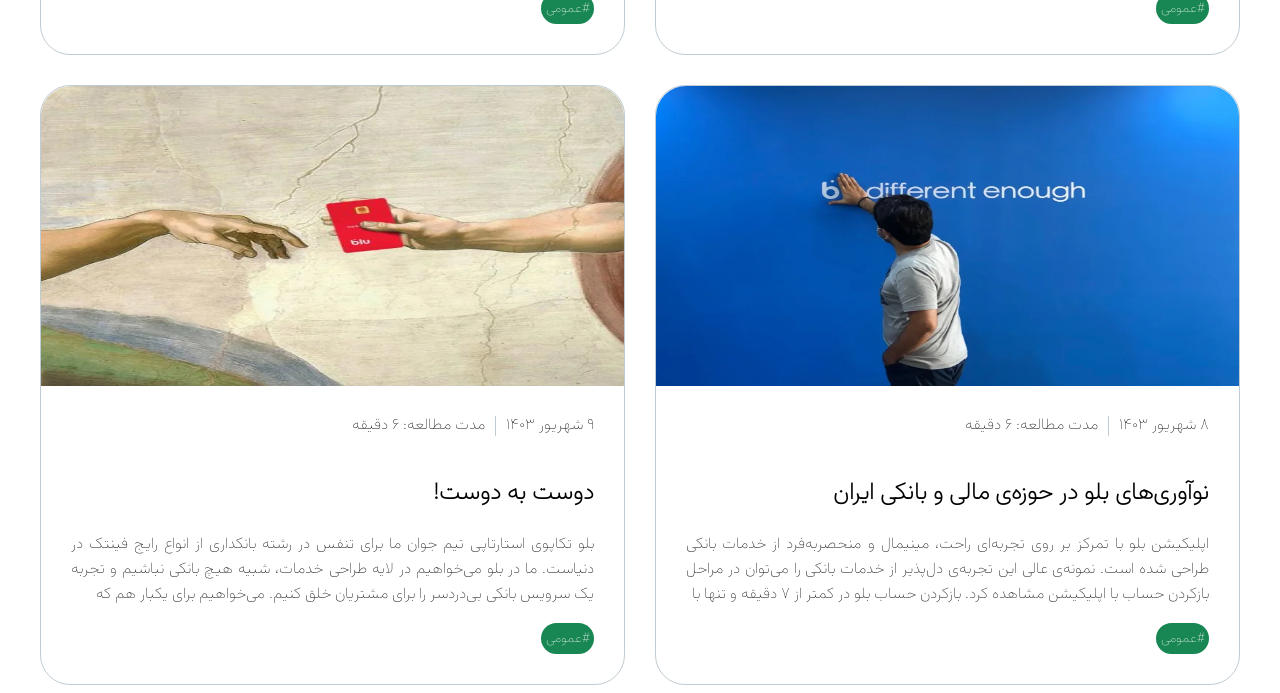
<file: blu.html>
<!DOCTYPE html>
<html lang="fa" dir="rtl">

<head>
    <meta charset="UTF-8">
    <meta name="viewport" content="width=device-width, initial-scale=1.0">
    <link rel="shortcut icon" href="./assets/image/icon/blubank.png" type="image/x-icon">
    <title>
        بلاگ بلو بانک
    </title>
    <link rel="stylesheet" href="./style.css">
</head>

<body>
    <!-- main sections -->
    <main class="container">
        <!-- section 1 -->
        <section class="hero-section">
            <div class="caption-section">
                <h1>جستجو در وبلاگ بلو </h1>
                <form class="direction-icon">
                    <div class="svg-icon">
                        <svg xmlns="http://www.w3.org/2000/svg" fill="none" viewBox="0 0 24 24" stroke-width="1.5"
                            stroke="currentColor" class="search-icon">
                            <path stroke-linecap="round" stroke-linejoin="round"
                                d="m21 21-5.197-5.197m0 0A7.5 7.5 0 1 0 5.196 5.196a7.5 7.5 0 0 0 10.607 10.607Z" />
                        </svg>
                    </div>
                    <input placeholder="جستجوی موضوع" type="search" name="search-input" id="search-input"
                        class="search-section">
                </form>
                <h1 class="title-section">پست های بلاگ</h1>
                <div class="caption-button">
                    <a href=""><button class="cbutton-1">همه</button></a>
                    <a href=""><button class="cbutton-2">عمومی</button></a>
                </div>
            </div>
        </section>
        <!-- section 2 -->
        <section class="cards">
            <div class="cards-item">
                <div>
                    <img src="./assets/image/blu-blog-electronic-check.webp" alt="checkbook" class="img-section">
                </div>
                <div class="text-card">
                    <div class="flex-item">
                        <p>۲۳ تیر ۱۴۰۴</p>
                        <div class="line"></div>
                        <p>مدت مطالعه: ۸ دقیقه</p>
                    </div>
                    <h2>نحوه دریافت و استفاده از چک الکترونیک</h2>
                    <p> چک الکترونیکی به‌عنوان یکی از نوآوری‌های کلیدی،
                        جایگاه ویژه‌ای پیدا کرده است.
                        این نوع چک که با هدف افزایش امنیت، سرعت و شفافیت در تبادلات مالی طراحی شده، به‌تدریج جایگزین
                        روش‌های
                        سنتی مانند چک کاغذی و حتی چک صیادی می‌شود.
                    </p>
                    <a href=""><button class="button-card">#عمومی</button></a>
                </div>
            </div>
            <div class="cards-item">
                <div>
                    <img src="./assets/image/blu-blog-increase-profit.webp" alt="increase-profit" class="img-section">
                </div>
                <div class="text-card">
                    <div class="flex-item">
                        <p>۳۱ تیر ۱۴۰۴</p>
                        <div class="line"></div>
                        <p>مدت مطالعه: ۶ دقیقه</p>
                    </div>
                    <h2>افزایش سواد مالی با کمک فین‌تک</h2>
                    <p>
                        در عصر دیجیتال، مفهوم سواد مالی تنها به دانستن مفاهیم پایه‌ای مانند پس‌انداز محدود نمی‌شود؛ بلکه
                        شامل توانایی استفاده از ابزارهای نوین برای مدیریت هوشمندانه منابع مالی هم می‌شود.
                    </p>
                    <a href=""><button class="button-card">#عمومی</button></a>
                </div>
            </div>
            <div class="cards-item">
                <div>
                    <img src="./assets/image/blu-blog-QR.webp" alt="QR" class="img-section">
                </div>
                <div class="text-card">
                    <div class="flex-item">
                        <p>۱۷ تیر ۱۴۰۴</p>
                        <div class="line"></div>
                        <p> مدت مطالعه: ۶ دقیقه </p>
                    </div>
                    <h2>
                        این نشانِ انتقال راحت است؛
                        انتقال آسان پول
                    </h2>
                    <p>
                        کد QR یکی از متداول‌ترین راه‌های انتقال هوشمند و سریع پول است. بلو هم برای بهبود و ساده‌تر کردن
                        فرایندهای بانکی، انتقال پول با اسکن QR کد را به خدمات خود اضافه کرده است تا کاربران، انتقال پول
                        در سریع‌ترین، دقیق‌ترین و راحت‌ترین حالت ممکن را تجربه کنند.
                    </p>

                    <a href=""><button class="button-card">#عمومی</button></a>
                </div>
            </div>
            <div class="cards-item">
                <div>
                    <img src="./assets/image/blu-blog-transaction-b.webp" alt="transaction-b" class="img-section">
                </div>
                <div class="text-card">
                    <div class="flex-item">
                        <p>۱۱ تیر ۱۴۰۴ </p>
                        <div class="line"></div>
                        <p>مدت مطالعه: ۴ دقیقه</p>
                    </div>
                    <h2>
                        عبور پول از پل
                    </h2>
                    <p>
                        «پل» یک روش انتقال بین بانکی است که از طریق آن می‌توانید در هرساعت از شبانه‌روز، تا سقف 50
                        میلیون
                        تومان را در لحظه (کمتر از 3 دقیقه) با 2/0% کارمزد (حداقل 500 تومان) به حسابی در بانک دیگر منتقل
                        کنید؛ اما استفاده از این روش در اپلیکیشن بلو به آسان‌ترین حالت ممکن انجام می‌شود.
                    </p>
                    <a href=""><button class="button-card">#عمومی</button></a>
                </div>
            </div>
            <div class="cards-item">
                <div>
                    <img src="./assets/image/blu-blog-tax.webp" alt="tax" class="img-section">
                </div>
                <div class="text-card">
                    <div class="flex-item">
                        <p>۰۹ تیر ۱۴۰۴</p>
                        <div class="line"></div>
                        <p>مدت مطالعه: ۷ دقیقه</p>
                    </div>
                    <h2>
                        مقایسه مالیات تکلیفی و عملکرد
                    </h2>
                    <p>
                        مالیات تکلیفی و مالیات عملکرد در قوانین مالیاتی ایران دو جایگاه حقوقی مجزا دارند. مالیات عملکرد
                        طبق ماده ۹۴ و ۱۰۵ قانون مالیات‌های مستقیم، به سود واقعی اشخاص حقیقی و حقوقی تعلق می‌گیرد و مؤدی
                        مکلف است پس از پایان سال مالی، اظهارنامه ارائه دهد.
                    </p>
                    <a href=""><button class="button-card">#عمومی</button></a>
                </div>
            </div>
            <div class="cards-item">
                <div>
                    <img src="./assets/image/blu-blog-bank-guarantee.webp" alt="guarantee" class="img-section">
                </div>
                <div class="text-card">
                    <div class="flex-item">
                        <p> ۲۰ خرداد ۱۴۰۴ </p>
                        <div class="line"></div>
                        <p> مدت مطالعه: ۱۲ دقیقه </p>
                    </div>
                    <h2>
                        معرفی انواع ضمانت‌نامه بانکی
                    </h2>
                    <p>
                        ضمانت‌‌نامه بانکی نوعی تعهد رسمی از سوی بانک است که به درخواست مشتری صادر می‌شود تا اجرای تعهدات
                        مالی یا قراردادی او را تضمین کند؛ درواقع، بانک به‌عنوان ضامن وارد عمل می‌شود و متعهد می‌شود
                        درصورت کوتاهی مشتری در انجام تعهدات، مبلغ مشخصی را به ذی‌نفع پرداخت کند.
                    </p>
                    <a href=""><button class="button-card">#عمومی</button></a>
                </div>
            </div>
            <div class="cards-item">
                <div>
                    <img src="./assets/image/blu-blog-digital-loan.webp" alt="digital-loan" class="img-section">
                </div>
                <div class="text-card">
                    <div class="flex-item">
                        <p>۲۷ اردیبهشت ۱۴۰۴ </p>
                        <div class="line"></div>
                        <p> مدت مطالعه: ۱۱ دقیقه </p>
                    </div>
                    <h2>
                        نوآوری در سیستم‌های وام‌دهی دیجیتال
                    </h2>
                    <p>
                        با وجود یک پلتفرم دیجیتال، کاربران می‌توانند در هرزمان و هرمکانی به سادگی به بانک مراجعه کنند و
                        طی فرایندی شفاف از قوانین و شرایط وام‌دهی دیجیتال باخبر شوند. دیگر نیاز نیست کاربران با تحمل
                        ترافیک روزانه خود را به بانک برسانند.
                    </p>
                    <a href=""><button class="button-card">#عمومی</button></a>
                </div>
            </div>
            <div class="cards-item">
                <div>
                    <img src="./assets/image/blu-blog-budget.webp" alt="budget" class="img-section">
                </div>
                <div class="text-card">
                    <div class="flex-item">
                        <p>۳۱ فروردین ۱۴۰۴ </p>
                        <div class="line"></div>
                        <p>مدت مطالعه: ۷ دقیقه </p>
                    </div>
                    <h2>
                        به سادگی بودجه‌بندی کنید، قانون ۲۰/۳۰/۵۰ به زبان ساده
                    </h2>
                    <p>
                        برای مدیریت بهتر هزینه‌های ماهانه و مخارج معمول، می‌توانید از قانون بودجه‌بندی ۲۰/۳۰/۵۰ کمک
                        بگیرید. با بودجه‌بندی و برنامه‌ریزی مالی، راحت‌تر از پس مخارج ماهانه و معمول برمی‌آیید و
                        آگاهانه‌تر مخارج شخصی یا خانواده خود را مدیریت می‌کنید.
                    </p>
                    <a href=""><button class="button-card">#عمومی</button></a>
                </div>
            </div>
            <div class="cards-item">
                <div>
                    <img src="./assets/image/blu-blog-check.webp" alt="check" class="img-section">
                </div>
                <div class="text-card">
                    <div class="flex-item">
                        <p>۱۵ اسفند ۱۴۰۳</p>
                        <div class="line"></div>
                        <p> مدت مطالعه: ۲۶ دقیقه </p>
                    </div>
                    <h2>
                        چگونگی دریافت و ثبت چک صیادی
                    </h2>
                    <p>
                        دسته چک به دارندۀ آن این امکان را می‌دهد که معاملات خود را مطمئن‌تر و قانونی‌تر انجام دهد. انواع
                        چک بنابر شرایط متقاضی آن ریسک مالی فرد را کاهش می‌دهد. بسیاری از ما فکر می‌کنیم دسته چک فقط به
                        کارمندان داده می‌شود.
                    </p>
                    <a href=""><button class="button-card">#عمومی</button></a>
                </div>
            </div>

            <div class="cards-item">
                <div>
                    <img src="./assets/image/blu-blog-stocks.webp" alt="stocks" class="img-section">
                </div>
                <div class="text-card">
                    <div class="flex-item">
                        <p>۰۸ اسفند ۱۴۰۳</p>
                        <div class="line"></div>
                        <p>مدت مطالعه: ۱۸ دقیقه </p>
                    </div>
                    <h2>
                        آشنایی با سهام، انواع سهام و راه‌های ورود به بازار بورس
                    </h2>
                    <p>
                        خرید و فروش سهام و ورود به بازار بورس یکی از راه‌های حفاظت از سرمایه ثابت و افزایش آن است. با
                        توجه به نوسانات اقتصادی بازار، بسیاری از مردم نگران کاهش ارزش دارایی‌های خود هستند و می‌خواهند
                        سرمایه و پس‌انداز خود را از این نوسانات در امان
                    </p>
                    <a href=""><button class="button-card">#عمومی</button></a>
                </div>
            </div>
            <div class="cards-item">
                <div>
                    <img src="./assets/image/blu-blog-bank-interest.webp" alt="bank-interest" class="img-section">
                </div>
                <div class="text-card">
                    <div class="flex-item">
                        <p>۰۶ اسفند ۱۴۰۳</p>
                        <div class="line"></div>
                        <p>مدت مطالعه: ۴ دقیقه</p>
                    </div>
                    <h2>
                        محاسبه سود بانکی؛ فرمول‌ها و روش‌های دقیق
                    </h2>
                    <p>
                        سود بانکی، مزیتی است که بانک‌ها در قبال نگهداری سپرده‌های مشتریان خود، در قالب وجه نقد به آنها
                        ارائه می‌دهند. این سود انگیزه‌ای برای افراد ایجاد می‌کند تا سرمایه خود را در حساب بانک‌ها
                        بگذارند. زمانی که یک فرد حقیقی یا حقوقی سرمایه نقدی خود را در
                    </p>
                    <a href=""><button class="button-card">#عمومی</button></a>
                </div>
            </div>
            <div class="cards-item">
                <div>
                    <img src="./assets/image/blu-blog-account-turnover.webp" alt="account-turnover" class="img-section">
                </div>
                <div class="text-card">
                    <div class="flex-item">
                        <p>۴ اسفند ۱۴۰۳</p>
                        <div class="line"></div>
                        <p>مدت مطالعه: ۵ دقیقه</p>
                    </div>
                    <h2>
                        نحوه دریافت گردش حساب بانکی
                    </h2>
                    <p>
                        گردش حساب، لیستی از تراکنش‌های بانکی شامل برداشت‌ها و واریزهای حساب بانکی شماست که طی یک بازه
                        زمانی مشخص انجام شده است. پرینت گردش حساب بانکی به صورت حضوری و غیرحضوری قابل دریافت بوده و برای
                        موارد زیر استفاده می‌شود.
                    </p>
                    <a href=""><button class="button-card">#عمومی</button></a>
                </div>
            </div>
            <div class="cards-item">
                <div>
                    <img src="./assets/image/blu-blog-paya-and-satna.webp" alt="paya-and-satna" class="img-section">
                </div>
                <div class="text-card">
                    <div class="flex-item">
                        <p>۲۴ بهمن ۱۴۰۳ </p>
                        <div class="line"></div>
                        <p>مدت مطالعه: ۲۰ دقیقه</p>
                    </div>
                    <h2>
                        پایا و ساتنا چیست؟ تفاوت، مزایا و نحوه انتقال وجه
                    </h2>
                    <p>
                        پایا (یا اتاق پایاپای الکترونیک) سیستمی برای پرداخت و انتقال مبالغ بیشترتر از سقف کارت‌ به
                        کارت‌های بین بانکی است. سامانه پایا در همه بانک‌ها کشور و نئوبانک‌هایی مانند بلوبانک وجود دارد و
                        این امکان را فراهم می‌کند که تراکنش‌ها مالی مشتریان
                    </p>
                    <a href=""><button class="button-card">#عمومی</button></a>
                </div>
            </div>
            <div class="cards-item">
                <div>
                    <img src="./assets/image/blu-bolg-loan-without-guarantor.webp" alt="loan-without-guarantor" class="img-section">
                </div>
                <div class="text-card">
                    <div class="flex-item">
                        <p>۲۱ بهمن ۱۴۰۳</p>
                        <div class="line"></div>
                        <p>مدت مطالعه: ۱۰ دقیقه</p>
                    </div>
                    <h2>
                        شرایط دریافت وام بدون ضامن
                    </h2>
                    <p>
                        با توجه به شرایط سخت و دوندگی‌های فراوان برای دریافت وام از بانک‌های دولتی و خصوصی، و مسیر
                        پیچیده و طولانی سنجش رفتار مالی متقاضی (مانند ارائۀ ضامن معتبر، چک یا سفته، گواهی کسر از حقوق و
                        سپرده‌گذاری و مدارک گوناگونان)، پرداخت
                    </p>
                    <a href=""><button class="button-card">#عمومی</button></a>
                </div>
            </div>
            <div class="cards-item">
                <div>
                    <img src="./assets/image/blu-blog-IR.webp" alt="IR" class="img-section">
                </div>
                <div class="text-card">
                    <div class="flex-item">
                        <p>۲۰ بهمن ۱۴۰۳</p>
                        <div class="line"></div>
                        <p> مدت مطالعه: ۷ دقیقه</p>
                    </div>
                    <h2>
                        شماره شبا چیست و سقف مبلغ انتقال چقدر است؟
                    </h2>
                    <p>
                        شناسه بانکی ایرانیان یا شبا (معادلIBAN در زبان انگلیسی) شماره‌ای است که یک حساب بانکی
                        منحصربه‌فرد را مشخص می‌کند. هر حساب در بانک‌های ایران دارای یک شماره شبا است و هر شماره حسابی،
                        قابلیت تبدیل به شماره شبا را دارد. شماره شبا 
                    </p>
                    <a href=""><button class="button-card">#عمومی</button></a>
                </div>
            </div>
            <div class="cards-item">
                <div>
                    <img src="./assets/image/blu-blog-sakha-code.png" alt="sakha-code" class="img-section">
                </div>
                <div class="text-card">
                    <div class="flex-item">
                        <p>۵ شهریور ۱۴۰۳</p>
                        <div class="line"></div>
                        <p>مدت مطالعه: ۹ دقیقه </p>
                    </div>
                    <h2>
                        نحوه‌ دریافت کد سخا
                    </h2>
                    <p>
                        کد سخا، یک کد اختصاصی برای سربازها و افراد مشمول سربازی است. همه‌ی مشمولین نظام وظیفه با دریافت
                        این کد 5 رقمی می‌توانند برای خرید و فروش یا تعویض پلاک و همچنین برای اطلاع و پیگیری وضعیت نظام
                        وظیفه‌ی خود اقدام کنند.
                    </p>
                    <a href=""><button class="button-card">#عمومی</button></a>
                </div>
            </div>
            <div class="cards-item">
                <div>
                    <img src="./assets/image/blu-blog-sana-code.png" alt="sana-code" class="img-section">
                </div>
                <div class="text-card">
                    <div class="flex-item">
                        <p>۲۸ آبان ۱۴۰۳</p>
                        <div class="line"></div>
                        <p>مدت مطالعه: ۷ دقیقه</p>
                    </div>
                    <h2>
                        نحوه‌ی‌ دریافت کد ثنا
                    </h2>
                    <p>
                        کد ثنا، کدی است که می‌توانید با استفاده از آن وارد سامانه‌‌های قضایی شده و پرونده‌های قضایی خود
                        را پیگیری کنید. کد ثنا به‌صورت حضوری و غیر حضوری قابل دریافت است. با ثبت‌نام در سامانه‌ی ثنا و
                        طی کردن مراحل احراز هویت
                    </p>
                    <a href=""><button class="button-card">#عمومی</button></a>
                </div>
            </div>
            <div class="cards-item">
                <div>
                    <img src="./assets/image/blu-blog-bank-fees.png" alt="blog-bank-fees" class="img-section">
                </div>
                <div class="text-card">
                    <div class="flex-item">
                        <p>۱ آذر ۱۴۰۳</p>
                        <div class="line"></div>
                        <p>مدت مطالعه: ۷ دقیقه</p>
                    </div>
                    <h2>
                        کارمزد بانکی چیست؟
                    </h2>
                    <p>
                        بانک‌ها به‌عنوان موسسات مالی و اعتباری ارائه‌دهنده خدمات پولی و مالی، جهت ارائه این خدمات مبلغی
                        را تحت‌عنوان کارمزد دریافت می‌کنند. در اصل، فلسفه دریافت کارمزد بانکی، استفاده از مبالغ دریافتی
                        از مشتریان جهت بهبود کیفیت زیرساخت‌ها و خدمات  
                    </p>
                    <a href=""><button class="button-card">#عمومی</button></a>
                </div>
            </div>
            <div class="cards-item">
                <div>
                    <img src="./assets/image/blo-blog-75m_loan.png" alt="75m_loan" class="img-section">
                </div>
                <div class="text-card">
                    <div class="flex-item">
                        <p>۱۰ شهریور ۱۴۰۳</p>
                        <div class="line"></div>
                        <p>مدت مطالعه: ۸ دقیقه </p>
                    </div>
                    <h2>
                        ۷۵ میلیون تومان وام کالا بلوبانک با ازکی‌وام
                    </h2>
                    <p>
                        اگر برای خرید کالایی، هر چقدر هم که پس‌انداز کرده‌اید، باز هم نتوانستید آن را تهیه کنید،
                        می‌توانید وام 75 میلیونی خرید کالای بلوبانک را از طریق سایت «ازکی‌وام» دریافت کنید.
                    </p>
                    <a href=""><button class="button-card">#عمومی</button></a>
                </div>
            </div>
            <div class="cards-item">
                <div>
                    <img src="./assets/image/blu-blog-neo-bank.webp" alt="neo-bank" class="img-section">
                </div>
                <div class="text-card">
                    <div class="flex-item">
                        <p>۳۰ آبان ۱۴۰۳</p>
                        <div class="line"></div>
                        <p> مدت مطالعه: ۸ دقیقه</p>
                    </div>
                    <h2>
                        نئوبانک چیست و از کجا می‌آید؟
                    </h2>
                    <p>
                        نئوبانک که تنها به اندازه‌ی تلفن همراه از شما جای می‌گیرد این روزها بسیاری از رقبای کهنه‌کار خود
                        را در جهان کنار زده یا در حال کنار زدن است و در حال آفرینش تجربه‌ی جدید برای نسل جدید مشتریان
                        بانکی و حتی قدیمی است. در واقع نئوبانک یک بانک مجازی
                    </p>
                    <a href=""><button class="button-card">#عمومی</button></a>
                </div>
            </div>
            <div class="cards-item">
                <div>
                    <img src="./assets/image/blu-blog-smart-transfer.webp" alt="smart-transfer" class="img-section">
                </div>
                <div class="text-card">
                    <div class="flex-item">
                        <p>۲۹ آبان ۱۴۰۳ </p>
                        <div class="line"></div>
                        <p>مدت مطالعه: ۹ دقیقه</p>
                    </div>
                    <h2>
                        انتقال هوشمند
                    </h2>
                    <p>
                        انتقال و جابه‌جایی پول میان حساب‌ افراد جزو مهم‌ترین و اصلی‌ترین خدماتی است که بانک‌ها در طول
                        حیات خود برعهده داشته‌اند. این خدمت در طول سالیان اخیر و با ورود فناوری به نظام بانکداری آسان‌تر
                        و سریع‌تر شد.
                    </p>
                    <a href=""><button class="button-card">#عمومی</button></a>
                </div>
            </div>
            <div class="cards-item">
                <div>
                    <img src="./assets/image/blu-blog-blu_reward.webp" alt="blu_reward" class="img-section">
                </div>
                <div class="text-card">
                    <div class="flex-item">
                        <p>۴ شهریور ۱۴۰۳ </p>
                        <div class="line"></div>
                        <p>مدت مطالعه: ۷ دقیقه</p>
                    </div>
                    <h2>
                        پاداش بلو برای شما
                    </h2>
                    <p>
                        بلو که از ابتدای فعالیت خود تا کنون سعی کرده تا در راستای نیازهای مشتریانش گام بردارد، حالا سال
                        1401 را با ارائه سرویسی جدید شروع کرده است. این سرویس که «پاداش» نام دارد از 15 فروردین 1401 روی
                        اپلیکیشن بلو فعال شده است.
                    </p>
                    <a href=""><button class="button-card">#عمومی</button></a>
                </div>
            </div>
            <div class="cards-item">
                <div>
                    <img src="./assets/image/blu-blog-blu-junior.webp" alt="blu-junior" class="img-section">
                </div>
                <div class="text-card">
                    <div class="flex-item">
                        <p> ۶ شهریور ۱۴۰۳</p>
                        <div class="line"></div>
                        <p>مدت مطالعه: ۸ دقیقه</p>
                    </div>
                    <h2>
                        از بلو به جونیور
                    </h2>
                    <p>
                        بلو با جدیدترین محصول خود به نام «بلوجونیور» که برای کاربران خود رونمایی کرده است، به والدین کمک
                        می‌کند تا به کودکان خود امکان کسب تجربه‌ی واقعی از یک حساب و کارت بانکی را بدهند تا کودکان
                        بتوانند به مرور با پیچیدگی‌های مسائل مالی  
                    </p>
                    <a href=""><button class="button-card">#عمومی</button></a>
                </div>
            </div>
            <div class="cards-item">
                <div>
                    <img src="./assets/image/blu-blog-blu-box.webp" alt="blu-box" class="img-section">
                </div>
                <div class="text-card">
                    <div class="flex-item">
                        <p>۷ شهریور ۱۴۰۳ </p>
                        <div class="line"></div>
                        <p>مدت مطالعه: ۷ دقیقه</p>
                    </div>
                    <h2>
                        بلوباکس، فضایی برای پس‌انداز
                    </h2>
                    <p>
                        بلوباکس یک فضای پس‌انداز ساده است که در اختیار کاربران قرار می‌گیرد. تفاوت بلوباکس با سایر
                        صندوق‌ها در این است که برای داشتن آن نیازی به فضای خالی ندارید و لازم نیست که نگران نگهداری از
                        آن باشید.
                    </p>
                    <a href=""><button class="button-card">#عمومی</button></a>
                </div>
            </div>
            <div class="cards-item">
                <div>
                    <img src="./assets/image/blu-blog-different-enough.webp" alt="different-enough" class="img-section">
                </div>
                <div class="text-card">
                    <div class="flex-item">
                        <p>۸ شهریور ۱۴۰۳ </p>
                        <div class="line"></div>
                        <p>مدت مطالعه: ۶ دقیقه</p>
                    </div>
                    <h2>
                        نوآوری‌های بلو در حوزه‌ی مالی و بانکی ایران
                    </h2>
                    <p>
                        اپلیکیشن بلو با تمرکز بر روی تجربه‌ای راحت، مینیمال و منحصربه‌فرد از خدمات بانکی طراحی شده است.
                        نمونه‌ی عالی این تجربه‌ی دل‌پذیر از خدمات بانکی را می‌توان در مراحل بازکردن حساب با اپلیکیشن
                        مشاهده کرد. بازکردن حساب بلو در کمتر از ۷ دقیقه و تنها با  
                    </p>
                    <a href=""><button class="button-card">#عمومی</button></a>
                </div>
            </div>
            <div class="cards-item">
                <div>
                    <img src="./assets/image/blu-blog-friend_to_friend.webp" alt="friend_to_friend" class="img-section">
                </div>
                <div class="text-card">
                    <div class="flex-item">
                        <p>۹ شهریور ۱۴۰۳ </p>
                        <div class="line"></div>
                        <p>مدت مطالعه: ۶ دقیقه</p>
                    </div>
                    <h2>
                        دوست ‌به ‌دوست!
                    </h2>
                    <p>
                        بلو تکاپوی استارتاپی تیم جوان ما برای تنفس در رشته بانکداری از انواع رایج فینتک در دنیاست. ما در
                        بلو می‌خواهیم در لایه طراحی خدمات، شبیه هیچ بانکی نباشیم و تجربه یک سرویس بانکی بی‌دردسر را برای
                        مشتریان خلق کنیم. می‌خواهیم برای یکبار هم که 
                    </p>
                    <a href=""><button class="button-card">#عمومی</button></a>
                </div>
            </div>
        </section>
    </main>
</body>

</html>
</file>
<file: style.css>
@font-face {
    font-family: 'vazir';
    src: url('./assets/font/Vazirmatn-Thin.ttf')format('truetype'),
        url('./assets/font/Vazirmatn-ExtraBold.ttf')format('truetype'),
        url('./assets/font/Vazirmatn-Black.ttf')format('truetype');
}

* {
    font-family: "vazir", sans-serif;
}

h1 {
    font-size: 40px;
    font-weight: 900;
}

a {
    text-decoration: none;
    color: black;
}

.hero-section .caption-section {
    display: flex;
    justify-content: center;
    align-items: center;
    flex-direction: column;
    margin-bottom: 70px;
}

.hero-section .caption-section .direction-icon {
    position: relative;
    width: 25%;
    background-color: dimgrey;
}

.hero-section .caption-section .direction-icon :focus {
    outline: #3d74b6;

}

/* svg icon */
.hero-section .caption-section .direction-icon .svg-icon {
    position: relative;
    z-index: 1;
}

.hero-section .caption-section .direction-icon .svg-icon .search-icon {
    width: 35px;
    height: 25px;
    color: gray;
    padding: 5px;
    position: absolute;
    gap: 17px;
    right: 50px;

}


.hero-section .caption-section .direction-icon .search-section {
    width: 280px;
    height: 35px;
    background: rgb(246, 246, 246);
    border: medium;
    border-radius: 20px;
    position: absolute;
    right: 50px;
    padding-right: 40px;
}


.hero-section .caption-section .title-section {
    margin-top: 130px;
}

.hero-section .caption-section .caption-button {
    display: flex;
    align-items: center;
    gap: 15px;
}

.hero-section .caption-section .caption-button .cbutton-1 {
    border-radius: 22px;
    background: #3d74b6;
    border: medium;
    padding: 5px 11px 5px 11px;
    font-size: 20px;
    color: white;
}

.hero-section .caption-section .caption-button .cbutton-2 {
    border-radius: 22px;
    background: white;
    border: 2px solid rgb(246, 246, 246);
    padding: 5px 8px 5px 8px;
    font-size: 20px;
}

.cards {
    display: grid;
    grid-template-columns: repeat(2, 1fr);
    gap: 30px;
    max-width: 1200px;
    margin: auto;
}

.cards .cards-item {

    background-color: white;
    border: 1px solid rgb(191, 204, 211);
    border-radius: 30px;

}

.cards .cards-item .img-section {
    width: 100%;
    height: 300px;
    border-top-right-radius: 30px;
    border-top-left-radius: 30px;
}

.cards .cards-item .text-card {
    margin: 2px 30px 30px;
    text-align: justify;
}

.cards .cards-item .text-card .flex-item {
    display: flex;
    align-items: center;
    gap: 10px;
}

.cards .cards-item .text-card .line {
    width: 1px;
    height: 20px;
    background: rgb(191, 204, 211);
}

.cards .cards-item .text-card .button-card {
    background: rgb(25, 135, 84);
    border-radius: 20px;
    padding: 5px;
    border: medium;
    color: white;
}

@media (max-width:576px) {

    h1,
    h2 {
        font-size: 20px;
        font-weight: 900;
    }

    p {
        font-size: 15px;
    }

    .hero-section .caption-section .direction-icon {
        position: relative;
        width: 25%;
        background-color: dimgrey;
        right: -35px;
        left: 0;

    }

    .hero-section .caption-section .direction-icon .svg-icon .search-icon {
        width: 25px;
        height: 20px;
        color: gray;
        padding: 5px;
        position: absolute;
        gap: 10px;
        right: 0;
        font-size: 15px;
        margin-top: -3px;
    }

    .hero-section .caption-section .direction-icon .search-section {
        width: 260px;
        height: 30px;
        background: rgb(246, 246, 246);
        border: medium;
        border-radius: 20px;
        margin: auto;
    }

    .hero-section .caption-section .caption-button .cbutton-1 {
        border-radius: 22px;
        background: #3d74b6;
        border: medium;
        padding: 5px 11px 5px 11px;
        color: white;
        font-size: 15px;
    }

    .hero-section .caption-section .caption-button .cbutton-2 {
        border-radius: 22px;
        background: white;
        border: 2px solid rgb(246, 246, 246);
        padding: 5px 8px 5px 8px;
        font-size: 15px;
    }

    .cards {
        display: grid;
        grid-template-columns: repeat(1, 1fr);
        gap: 30px;
        max-width: 576px;
        margin: auto;
    }

    .cards .cards-item .text-card .button-card {
        background: rgb(25, 135, 84);
        border-radius: 20px;
        padding: 5px;
        border: medium;
        color: white;
        font-size: 12px;
    }
}

@media (max-width:768px) {



    .hero-section .caption-section .direction-icon .search-section {
        background: rgb(246, 246, 246);
        border: medium;
        border-radius: 20px;
        right: -60px;
        position: absolute;

    }

    .hero-section .caption-section .direction-icon .svg-icon .search-icon {
        width: 35px;
        height: 25px;
        color: gray;
        padding: 5px;
        position: absolute;
        gap: 17px;
        right: -60px;

    }

    .cards {
        display: grid;
        grid-template-columns: repeat(1, 1fr);
        gap: 30px;
        max-width: 1200px;
        margin: auto;
    }

}
</file>
